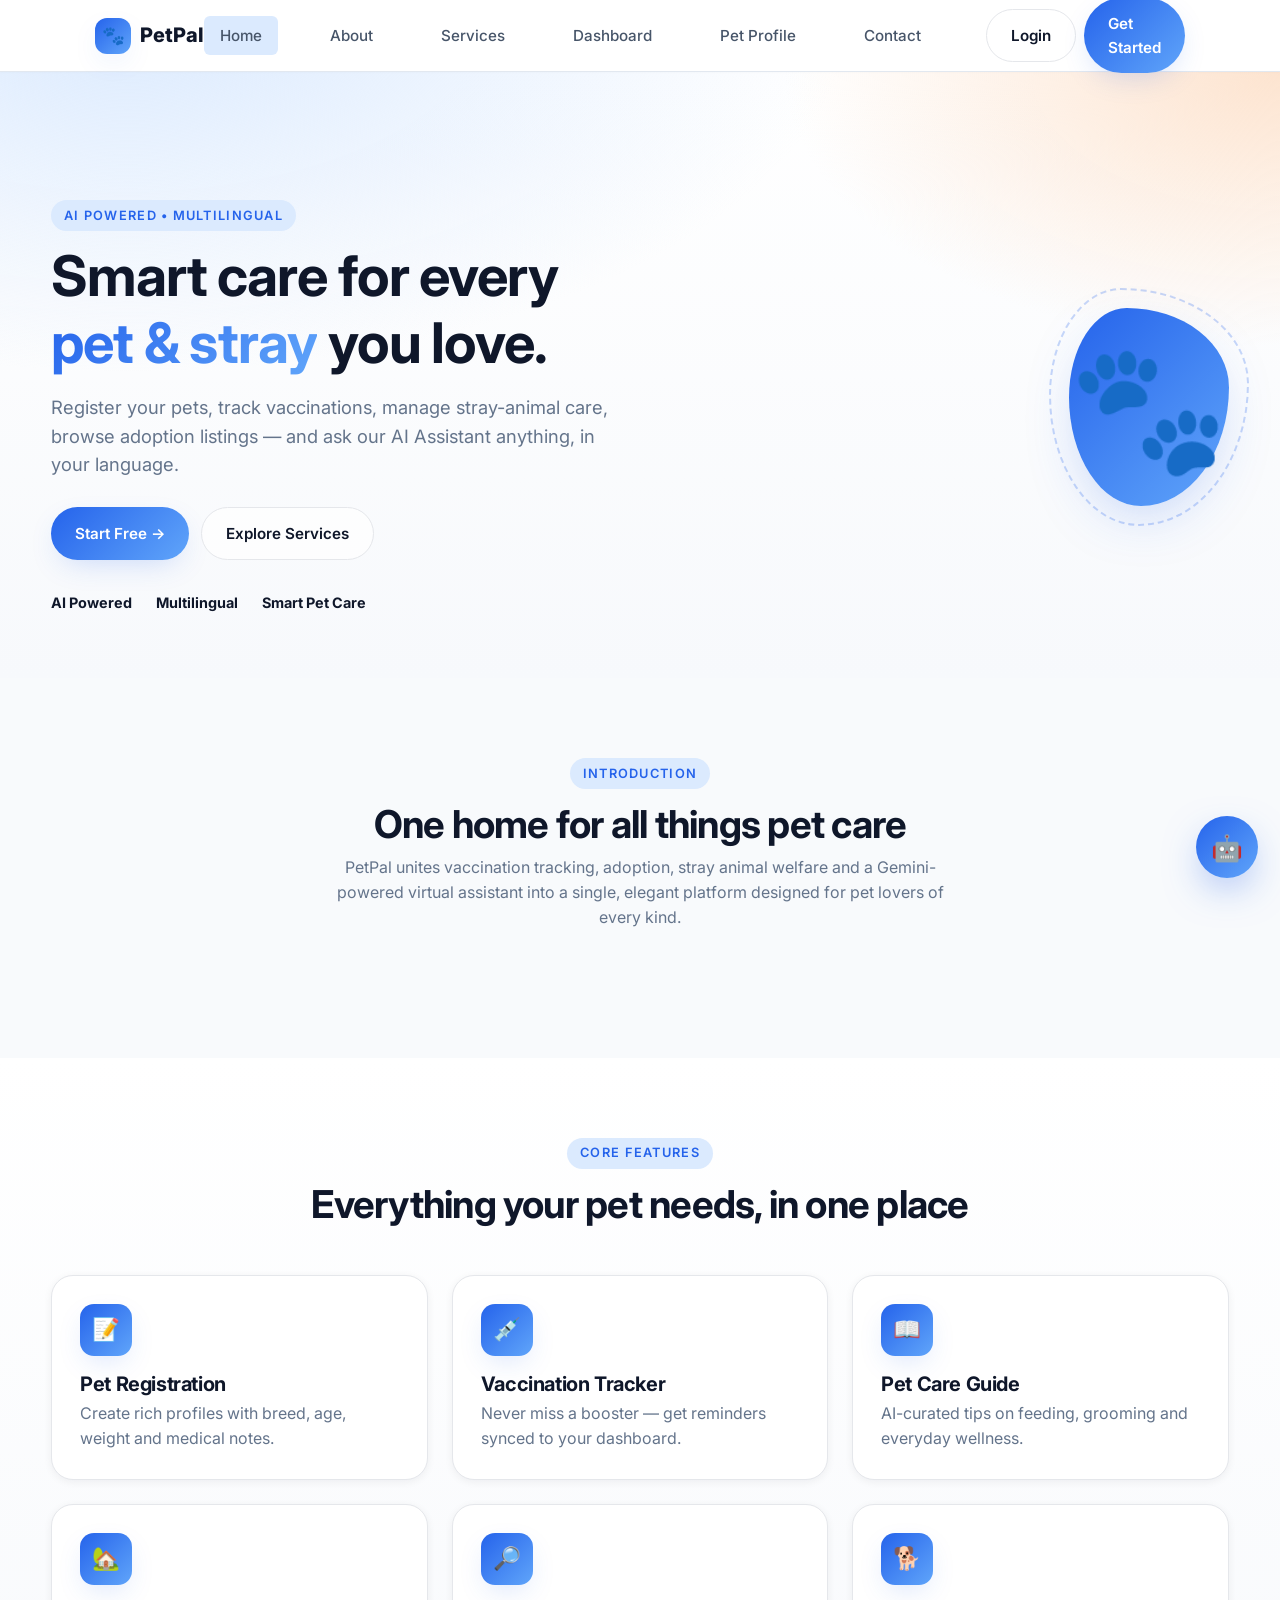
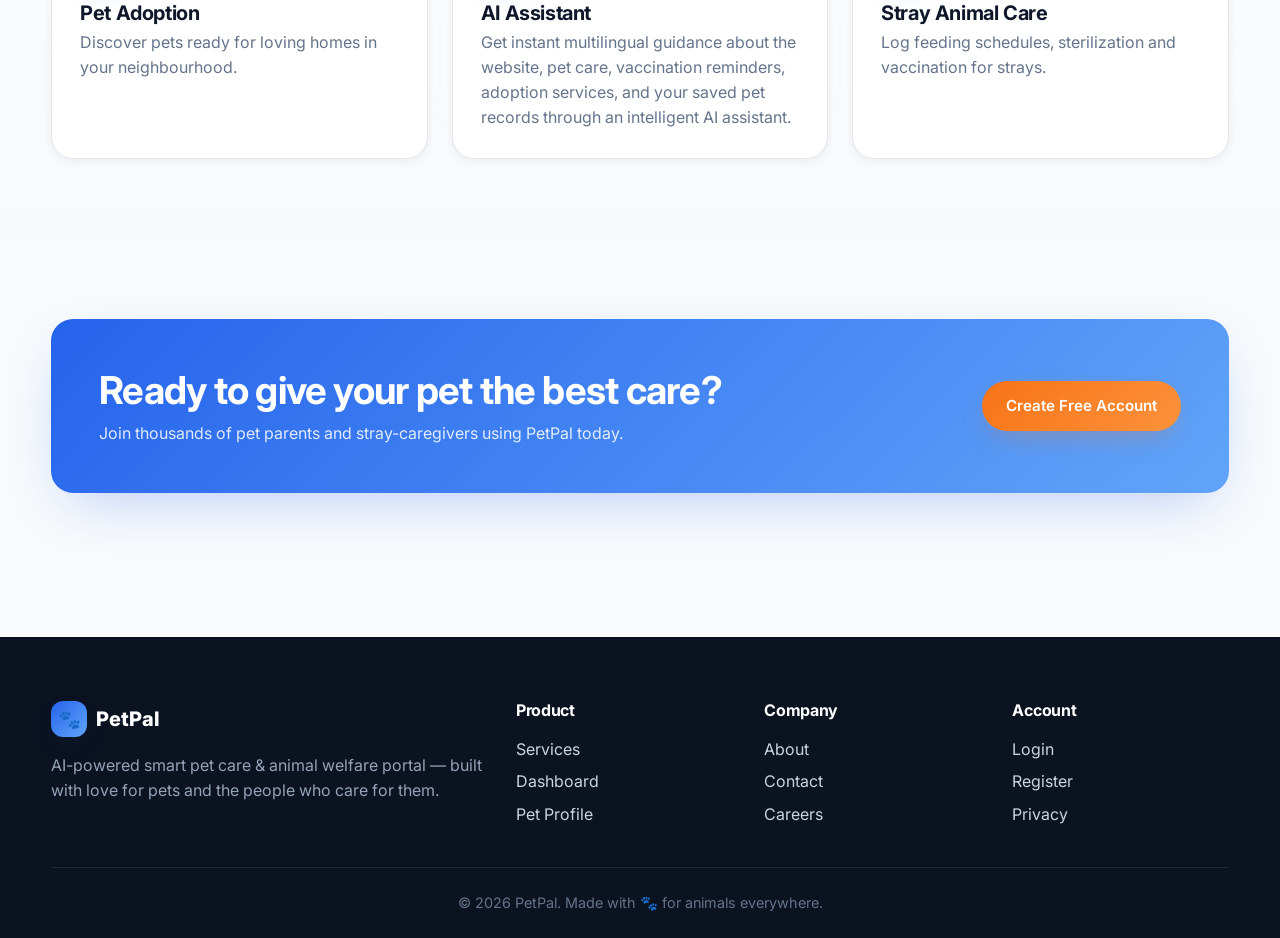
<file: frontend/index.html>
<!doctype html>
<html lang="en">
  <head>
    <meta charset="UTF-8" />
    <meta name="viewport" content="width=device-width, initial-scale=1.0" />
    <title>PetPal — AI Powered Smart Pet Care & Animal Welfare Portal</title>
    <meta
      name="description"
      content="PetPal is a multilingual AI-powered platform for pet owners, animal lovers and stray-animal caretakers."
    />
    <link rel="preconnect" href="https://fonts.googleapis.com" />
    <link rel="preconnect" href="https://fonts.gstatic.com" crossorigin />
    <link
      href="https://fonts.googleapis.com/css2?family=Inter:wght@400;500;600;700;800&display=swap"
      rel="stylesheet"
    />
    <link rel="stylesheet" href="style.css" />
  </head>
  <body>
    <!-- ============ SHARED NAVBAR (copied on every page) ============ -->
    <nav class="navbar">
      <div class="nav-inner">
        <a href="index.html" class="logo"
          ><span class="logo-mark">🐾</span> PetPal</a
        >
        <ul class="nav-links">
          <li><a href="index.html">Home</a></li>
          <li><a href="about.html">About</a></li>
          <li><a href="services.html">Services</a></li>
          <li><a href="dashboard.html">Dashboard</a></li>
          <li><a href="pet-profile.html">Pet Profile</a></li>
          <li><a href="contact.html">Contact</a></li>
        </ul>
        <div class="nav-cta">
          <a href="login.html" class="btn btn-ghost">Login</a>
          <a href="register.html" class="btn btn-primary">Get Started</a>
          <button class="hamburger" aria-label="Menu"><span></span></button>
        </div>
      </div>
    </nav>

    <!-- ============ HERO ============ -->
    <header class="hero">
      <div class="container hero-grid">
        <div class="reveal">
          <span class="eyebrow">AI Powered • Multilingual</span>
          <h1>Smart care for every <span>pet &amp; stray</span> you love.</h1>
          <p class="lead">
            Register your pets, track vaccinations, manage stray-animal care,
            browse adoption listings — and ask our AI Assistant anything, in
            your language.
          </p>
          <div class="hero-cta">
            <a href="register.html" class="btn btn-primary">Start Free →</a>
            <a href="services.html" class="btn btn-ghost">Explore Services</a>
          </div>
          <div class="hero-trust">
            <div><b>AI Powered</b></div>
            <div><b>Multilingual</b></div>
            <div><b>Smart Pet Care</b></div>
          </div>
        </div>
        <div class="hero-art reveal">🐾</div>
      </div>
    </header>

    <!-- ============ INTRO ============ -->
    <section class="section">
      <div class="container section-title reveal">
        <span class="eyebrow">Introduction</span>
        <h2>One home for all things pet care</h2>
        <p>
          PetPal unites vaccination tracking, adoption, stray animal welfare and
          a Gemini-powered virtual assistant into a single, elegant platform
          designed for pet lovers of every kind.
        </p>
      </div>
    </section>

    <!-- ============ FEATURES ============ -->
    <section
      class="section"
      style="background: linear-gradient(180deg, #fff, #f7f9fc)"
    >
      <div class="container">
        <div class="section-title reveal">
          <span class="eyebrow">Core Features</span>
          <h2>Everything your pet needs, in one place</h2>
        </div>
        <div class="grid-3">
          <div class="card reveal">
            <div class="card-icon">📝</div>
            <h3>Pet Registration</h3>
            <p>
              Create rich profiles with breed, age, weight and medical notes.
            </p>
          </div>
          <div class="card reveal">
            <div class="card-icon">💉</div>
            <h3>Vaccination Tracker</h3>
            <p>
              Never miss a booster — get reminders synced to your dashboard.
            </p>
          </div>
          <div class="card reveal">
            <div class="card-icon">📖</div>
            <h3>Pet Care Guide</h3>
            <p>AI-curated tips on feeding, grooming and everyday wellness.</p>
          </div>
          <div class="card reveal">
            <div class="card-icon">🏡</div>
            <h3>Pet Adoption</h3>
            <p>Discover pets ready for loving homes in your neighbourhood.</p>
          </div>
          <div class="card reveal">
            <div class="card-icon">🔎</div>
            <h3>AI Assistant</h3>
            <p>
              Get instant multilingual guidance about the website, pet care,
              vaccination reminders, adoption services, and your saved pet
              records through an intelligent AI assistant.
            </p>
          </div>
          <div class="card reveal">
            <div class="card-icon">🐕</div>
            <h3>Stray Animal Care</h3>
            <p>
              Log feeding schedules, sterilization and vaccination for strays.
            </p>
          </div>
        </div>
      </div>
    </section>

    <!-- ============ CTA BANNER ============ -->
    <section class="section">
      <div class="container">
        <div class="cta-banner reveal">
          <div>
            <h2>Ready to give your pet the best care?</h2>
            <p>
              Join thousands of pet parents and stray-caregivers using PetPal
              today.
            </p>
          </div>
          <a href="register.html" class="btn btn-accent">Create Free Account</a>
        </div>
      </div>
    </section>

    <!-- ============ SHARED FOOTER ============ -->
    <footer class="footer">
      <div class="container footer-grid">
        <div>
          <div class="logo" style="color: #fff">
            <span class="logo-mark">🐾</span> PetPal
          </div>
          <p style="margin-top: 1rem; color: #94a3b8">
            AI-powered smart pet care &amp; animal welfare portal — built with
            love for pets and the people who care for them.
          </p>
        </div>
        <div>
          <h4>Product</h4>
          <ul>
            <li><a href="services.html">Services</a></li>
            <li><a href="dashboard.html">Dashboard</a></li>
            <li><a href="pet-profile.html">Pet Profile</a></li>
          </ul>
        </div>
        <div>
          <h4>Company</h4>
          <ul>
            <li><a href="about.html">About</a></li>
            <li><a href="contact.html">Contact</a></li>
            <li><a href="#">Careers</a></li>
          </ul>
        </div>
        <div>
          <h4>Account</h4>
          <ul>
            <li><a href="login.html">Login</a></li>
            <li><a href="register.html">Register</a></li>
            <li><a href="#">Privacy</a></li>
          </ul>
        </div>
      </div>
      <div class="container footer-bottom">
        © 2026 PetPal. Made with 🐾 for animals everywhere.
      </div>
    </footer>

    <!-- ============ SHARED FLOATING AI ASSISTANT ============ -->
    <button class="ai-fab" aria-label="Ask PetPal AI">🤖</button>
    <div class="ai-panel" role="dialog" aria-label="PetPal AI Assistant">
      <div class="ai-header">
        <div class="avatar">🤖</div>
        <div>
          <strong>PetPal AI</strong><small>Multilingual · Always on</small>
        </div>
        <button class="close" aria-label="Close">×</button>
      </div>
      <div class="ai-body">
        <div class="msg bot">
          Hi! I'm your PetPal AI Assistant. Ask me anything about the website,
          pet care, or your saved records. I understand many languages 🌏
        </div>
      </div>
      <div class="ai-suggest">
        <button>How do I register a pet?</button>
        <button>What should I feed a puppy?</button>
        <button>When is Bruno's next vaccination?</button>
      </div>
      <div class="ai-input">
        <input type="text" placeholder="Ask PetPal AI…" />
        <button>Send</button>
      </div>
    </div>

    <script src="script.js"></script>
  </body>
</html>
</file>
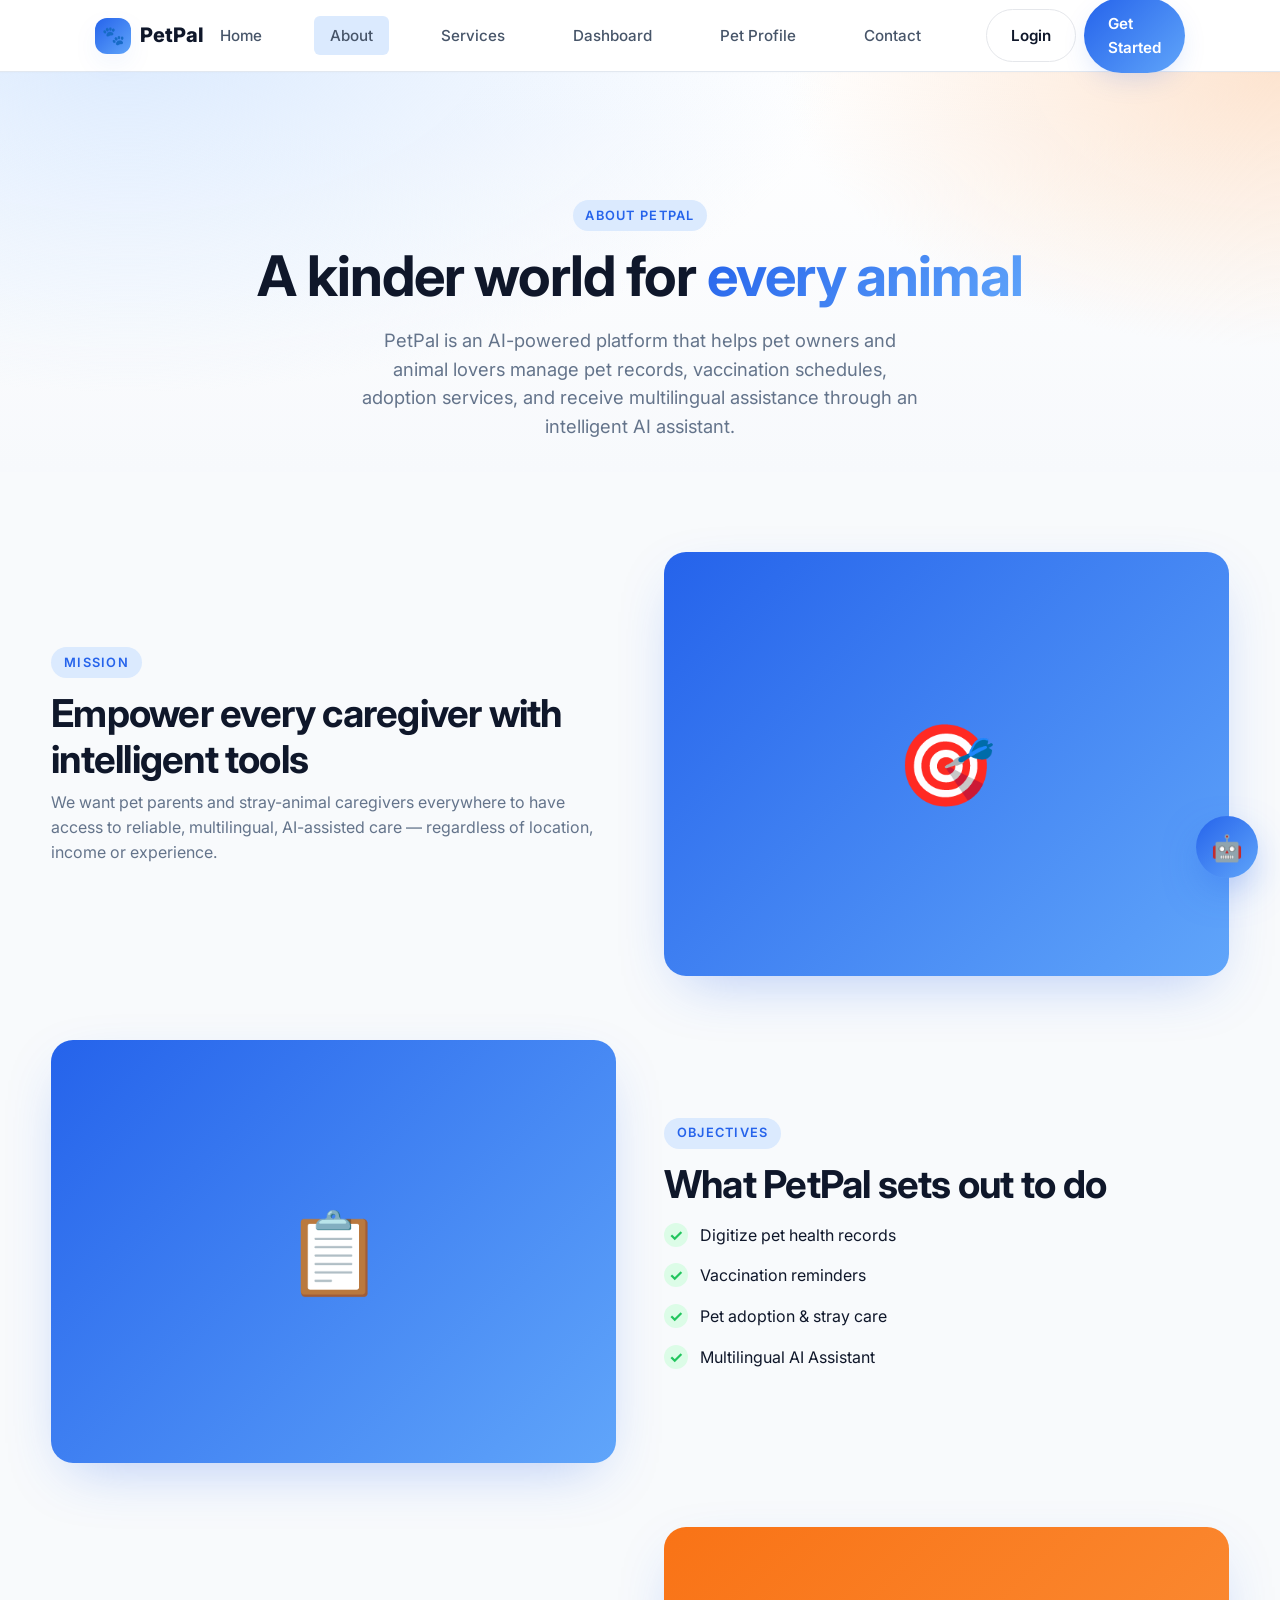
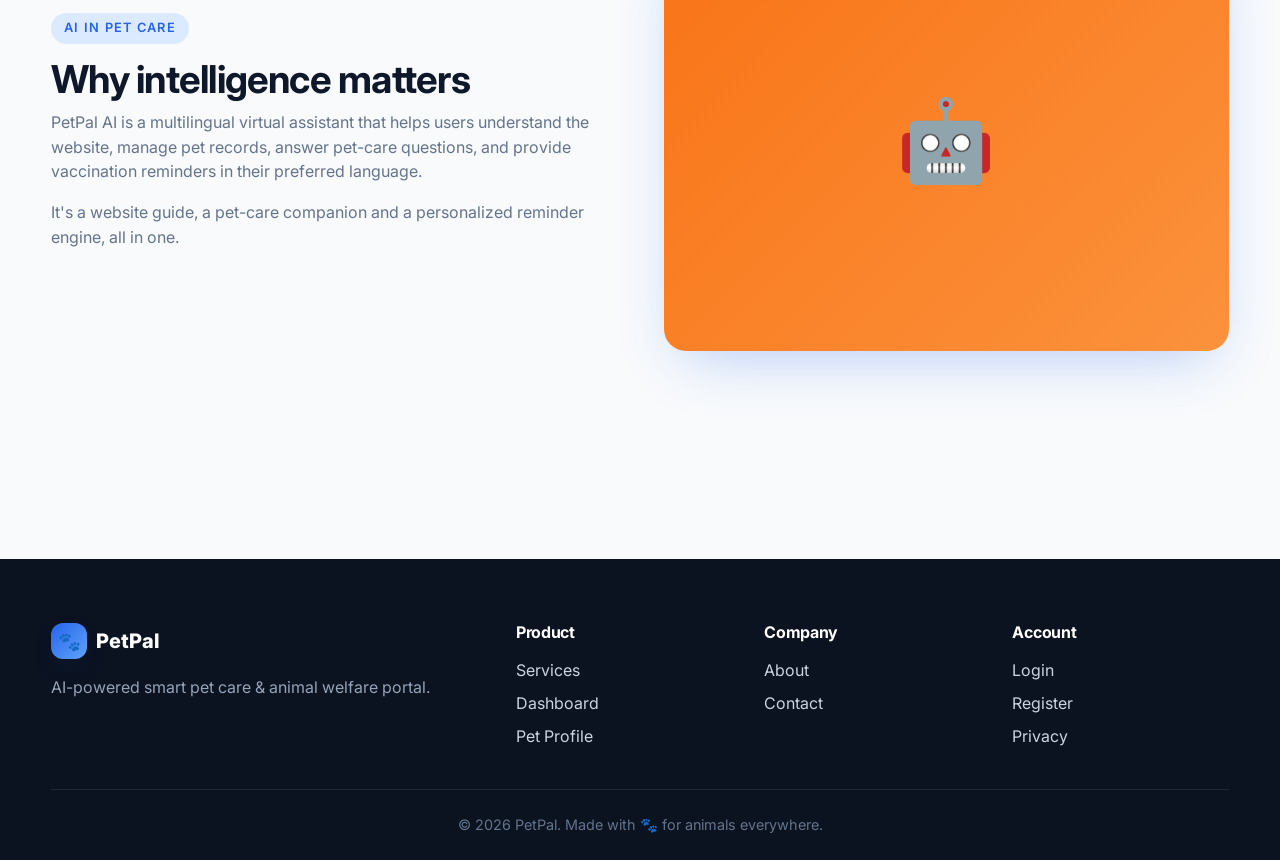
<file: frontend/about.html>
<!doctype html>
<html lang="en">
  <head>
    <meta charset="UTF-8" />
    <meta name="viewport" content="width=device-width, initial-scale=1.0" />
    <title>About — PetPal</title>
    <meta
      name="description"
      content="PetPal's mission, vision and the role of AI in pet care and animal welfare."
    />
    <link rel="preconnect" href="https://fonts.googleapis.com" />
    <link rel="preconnect" href="https://fonts.gstatic.com" crossorigin />
    <link
      href="https://fonts.googleapis.com/css2?family=Inter:wght@400;500;600;700;800&display=swap"
      rel="stylesheet"
    />
    <link rel="stylesheet" href="style.css" />
  </head>
  <body>
    <nav class="navbar">
      <div class="nav-inner">
        <a href="index.html" class="logo"
          ><span class="logo-mark">🐾</span> PetPal</a
        >
        <ul class="nav-links">
          <li><a href="index.html">Home</a></li>
          <li><a href="about.html">About</a></li>
          <li><a href="services.html">Services</a></li>
          <li><a href="dashboard.html">Dashboard</a></li>
          <li><a href="pet-profile.html">Pet Profile</a></li>
          <li><a href="contact.html">Contact</a></li>
        </ul>
        <div class="nav-cta">
          <a href="login.html" class="btn btn-ghost">Login</a>
          <a href="register.html" class="btn btn-primary">Get Started</a>
          <button class="hamburger" aria-label="Menu"><span></span></button>
        </div>
      </div>
    </nav>

    <header class="hero" style="padding-bottom: 2rem">
      <div class="container" style="text-align: center">
        <span class="eyebrow reveal">About PetPal</span>
        <h1 class="reveal">
          A kinder world for
          <span
            style="
              background: var(--gradient-primary);
              -webkit-background-clip: text;
              background-clip: text;
              color: transparent;
            "
            >every animal</span
          >
        </h1>
        <p class="lead reveal" style="margin: 0 auto">
          PetPal is an AI-powered platform that helps pet owners and animal
          lovers manage pet records, vaccination schedules, adoption services,
          and receive multilingual assistance through an intelligent AI
          assistant.
        </p>
      </div>
    </header>

    <section class="section">
      <div class="container">
        <div class="about-block">
          <div class="reveal">
            <span class="eyebrow">Mission</span>
            <h2>Empower every caregiver with intelligent tools</h2>
            <p>
              We want pet parents and stray-animal caregivers everywhere to have
              access to reliable, multilingual, AI-assisted care — regardless of
              location, income or experience.
            </p>
          </div>
          <div class="about-visual reveal">🎯</div>
        </div>

        <div class="about-block">
          <div class="reveal">
            <span class="eyebrow">Objectives</span>
            <h2>What PetPal sets out to do</h2>
            <ul
              class="why-list"
              style="
                list-style: none;
                padding: 0;
                margin-top: 1rem;
                grid-template-columns: 1fr;
              "
            >
              <li><span class="check">✓</span> Digitize pet health records</li>
              <li><span class="check">✓</span> Vaccination reminders</li>
              <li><span class="check">✓</span> Pet adoption & stray care</li>
              <li><span class="check">✓</span> Multilingual AI Assistant</li>
            </ul>
          </div>
          <div class="about-visual reveal">📋</div>
        </div>

        <div class="about-block">
          <div class="reveal">
            <span class="eyebrow">AI in Pet Care</span>
            <h2>Why intelligence matters</h2>
            <p>
              PetPal AI is a multilingual virtual assistant that helps users
              understand the website, manage pet records, answer pet-care
              questions, and provide vaccination reminders in their preferred
              language.
            </p>
            <p>
              It's a website guide, a pet-care companion and a personalized
              reminder engine, all in one.
            </p>
          </div>
          <div class="about-visual alt reveal">🤖</div>
        </div>
      </div>
    </section>

    <footer class="footer">
      <div class="container footer-grid">
        <div>
          <div class="logo" style="color: #fff">
            <span class="logo-mark">🐾</span> PetPal
          </div>
          <p style="margin-top: 1rem; color: #94a3b8">
            AI-powered smart pet care &amp; animal welfare portal.
          </p>
        </div>
        <div>
          <h4>Product</h4>
          <ul>
            <li><a href="services.html">Services</a></li>
            <li><a href="dashboard.html">Dashboard</a></li>
            <li><a href="pet-profile.html">Pet Profile</a></li>
          </ul>
        </div>
        <div>
          <h4>Company</h4>
          <ul>
            <li><a href="about.html">About</a></li>
            <li><a href="contact.html">Contact</a></li>
          </ul>
        </div>
        <div>
          <h4>Account</h4>
          <ul>
            <li><a href="login.html">Login</a></li>
            <li><a href="register.html">Register</a></li>
            <li><a href="#">Privacy</a></li>
          </ul>
        </div>
      </div>
      <div class="container footer-bottom">
        © 2026 PetPal. Made with 🐾 for animals everywhere.
      </div>
    </footer>

    <button class="ai-fab" aria-label="Ask PetPal AI">🤖</button>
    <div class="ai-panel" role="dialog" aria-label="PetPal AI Assistant">
      <div class="ai-header">
        <div class="avatar">🤖</div>
        <div>
          <strong>PetPal AI</strong><small>Multilingual · Always on</small>
        </div>
        <button class="close" aria-label="Close">×</button>
      </div>
      <div class="ai-body">
        <div class="msg bot">
          Hi! Ask me anything about PetPal, pet care, or your saved records.
        </div>
      </div>
      <div class="ai-suggest">
        <button>Tell me about PetPal</button>
        <button>How do I register my pet?</button>
        <button>When is my pet's next vaccination?</button>
      </div>
      <div class="ai-input">
        <input type="text" placeholder="Ask PetPal AI…" /><button>Send</button>
      </div>
    </div>

    <script src="script.js"></script>
  </body>
</html>
</file>
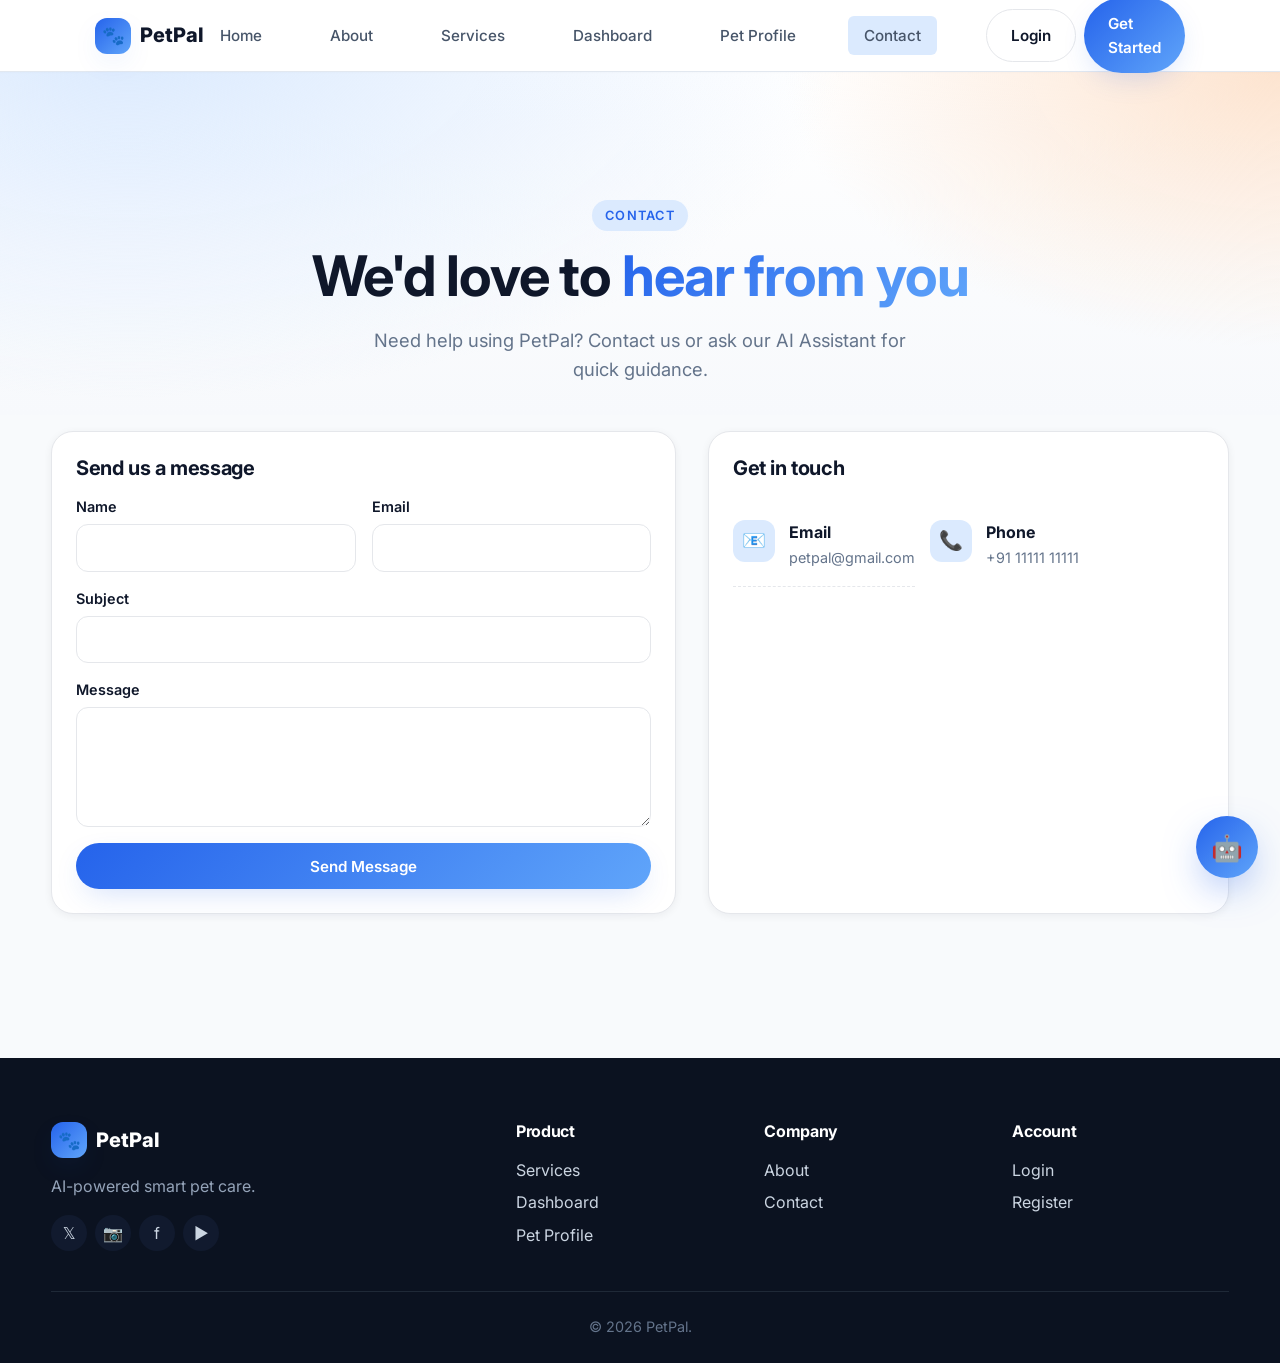
<file: frontend/contact.html>
<!doctype html>
<html lang="en">
  <head>
    <meta charset="UTF-8" />
    <meta name="viewport" content="width=device-width, initial-scale=1.0" />
    <title>Contact — PetPal</title>
    <link
      href="https://fonts.googleapis.com/css2?family=Inter:wght@400;500;600;700;800&display=swap"
      rel="stylesheet"
    />
    <link rel="stylesheet" href="style.css" />
  </head>
  <body>
    <nav class="navbar">
      <div class="nav-inner">
        <a href="index.html" class="logo"
          ><span class="logo-mark">🐾</span> PetPal</a
        >
        <ul class="nav-links">
          <li><a href="index.html">Home</a></li>
          <li><a href="about.html">About</a></li>
          <li><a href="services.html">Services</a></li>
          <li><a href="dashboard.html">Dashboard</a></li>
          <li><a href="pet-profile.html">Pet Profile</a></li>
          <li><a href="contact.html">Contact</a></li>
        </ul>
        <div class="nav-cta">
          <a href="login.html" class="btn btn-ghost">Login</a
          ><a href="register.html" class="btn btn-primary">Get Started</a
          ><button class="hamburger" aria-label="Menu"><span></span></button>
        </div>
      </div>
    </nav>

    <header class="hero" style="padding-bottom: 2rem">
      <div class="container" style="text-align: center">
        <span class="eyebrow reveal">Contact</span>
        <h1 class="reveal">
          We'd love to
          <span
            style="
              background: var(--gradient-primary);
              -webkit-background-clip: text;
              background-clip: text;
              color: transparent;
            "
            >hear from you</span
          >
        </h1>
        <p class="lead reveal" style="margin: 0 auto">
          Need help using PetPal? Contact us or ask our AI Assistant for quick guidance.
        </p>
      </div>
    </header>

    <section class="section" style="padding-top: 1rem">
      <div class="container contact-grid">
        <div class="panel reveal">
          <h3>Send us a message</h3>
          <form id="contactForm" style="margin-top: 1rem">
            <div class="row">
              <div class="field">
                <label>Name</label><input name="name" type="text" required />
              </div>
              <div class="field">
                <label>Email</label><input name="email" type="email" required />
              </div>
            </div>
            <div class="field">
              <label>Subject</label
              ><input name="subject" type="text" required />
            </div>
            <div class="field">
              <label>Message</label
              ><textarea name="message" required></textarea>
            </div>
            <button type="submit" class="btn btn-primary btn-block">
              Send Message
            </button>
          </form>
        </div>
        <div class="panel reveal">
          <h3>Get in touch</h3>
          <div class="info-item">
      
          <div class="info-item">
            <div class="icon">📧</div>
            <div><b>Email</b><span>petpal@gmail.com</span></div>
          </div>
          <div class="info-item">
            <div class="icon">📞</div>
            <div><b>Phone</b><span>+91 11111 11111</span></div>
          </div>
    </section>

    <footer class="footer">
      <div class="container footer-grid">
        <div>
          <div class="logo" style="color: #fff">
            <span class="logo-mark">🐾</span> PetPal
          </div>
          <p style="margin-top: 1rem; color: #94a3b8">
            AI-powered smart pet care.
          </p>
          <div class="socials">
            <a href="#">𝕏</a><a href="#">📷</a><a href="#">f</a
            ><a href="#">▶</a>
          </div>
        </div>
        <div>
          <h4>Product</h4>
          <ul>
            <li><a href="services.html">Services</a></li>
            <li><a href="dashboard.html">Dashboard</a></li>
            <li><a href="pet-profile.html">Pet Profile</a></li>
          </ul>
        </div>
        <div>
          <h4>Company</h4>
          <ul>
            <li><a href="about.html">About</a></li>
            <li><a href="contact.html">Contact</a></li>
          </ul>
        </div>
        <div>
          <h4>Account</h4>
          <ul>
            <li><a href="login.html">Login</a></li>
            <li><a href="register.html">Register</a></li>
          </ul>
        </div>
      </div>
      <div class="container footer-bottom">© 2026 PetPal.</div>
    </footer>

    <button class="ai-fab" aria-label="Ask PetPal AI">🤖</button>
    <div class="ai-panel">
      <div class="ai-header">
        <div class="avatar">🤖</div>
        <div>
          <strong>PetPal AI</strong><small>Multilingual · Always on</small>
        </div>
        <button class="close">×</button>
      </div>
      <div class="ai-body">
        <div class="msg bot">
          Hi! I can answer questions about PetPal, explain features, and help you navigate the website.
        </div>
      </div>
      <div class="ai-suggest">
        <button>How do I contact PetPal?</button>
        <button>Explain this website</button>
        <button>What services are available?</button>
      </div>
      <div class="ai-input">
        <input type="text" placeholder="Ask PetPal AI…" /><button>Send</button>
      </div>
    </div>
    <script src="script.js"></script>
    <script>

document.getElementById("contactForm").addEventListener("submit", async function(e){

    e.preventDefault();

    const name=document.querySelector('[name="name"]').value;
    const email=document.querySelector('[name="email"]').value;
    const subject=document.querySelector('[name="subject"]').value;
    const message=document.querySelector('[name="message"]').value;

    try{

        const response=await fetch("https://petpal-usd4.onrender.com/contact",{

            method:"POST",

            headers:{
                "Content-Type":"application/json"
            },

            body:JSON.stringify({
                name,
                email,
                subject,
                message
            })

        });

        const data=await response.json();

        if(data.success){

            alert("Message Sent Successfully!");

            document.getElementById("contactForm").reset();

        }else{

            alert(data.message);

        }

    }catch(error){

        alert("Unable to connect to backend.");

    }

});

</script> 
  </body>
</html>
</file>
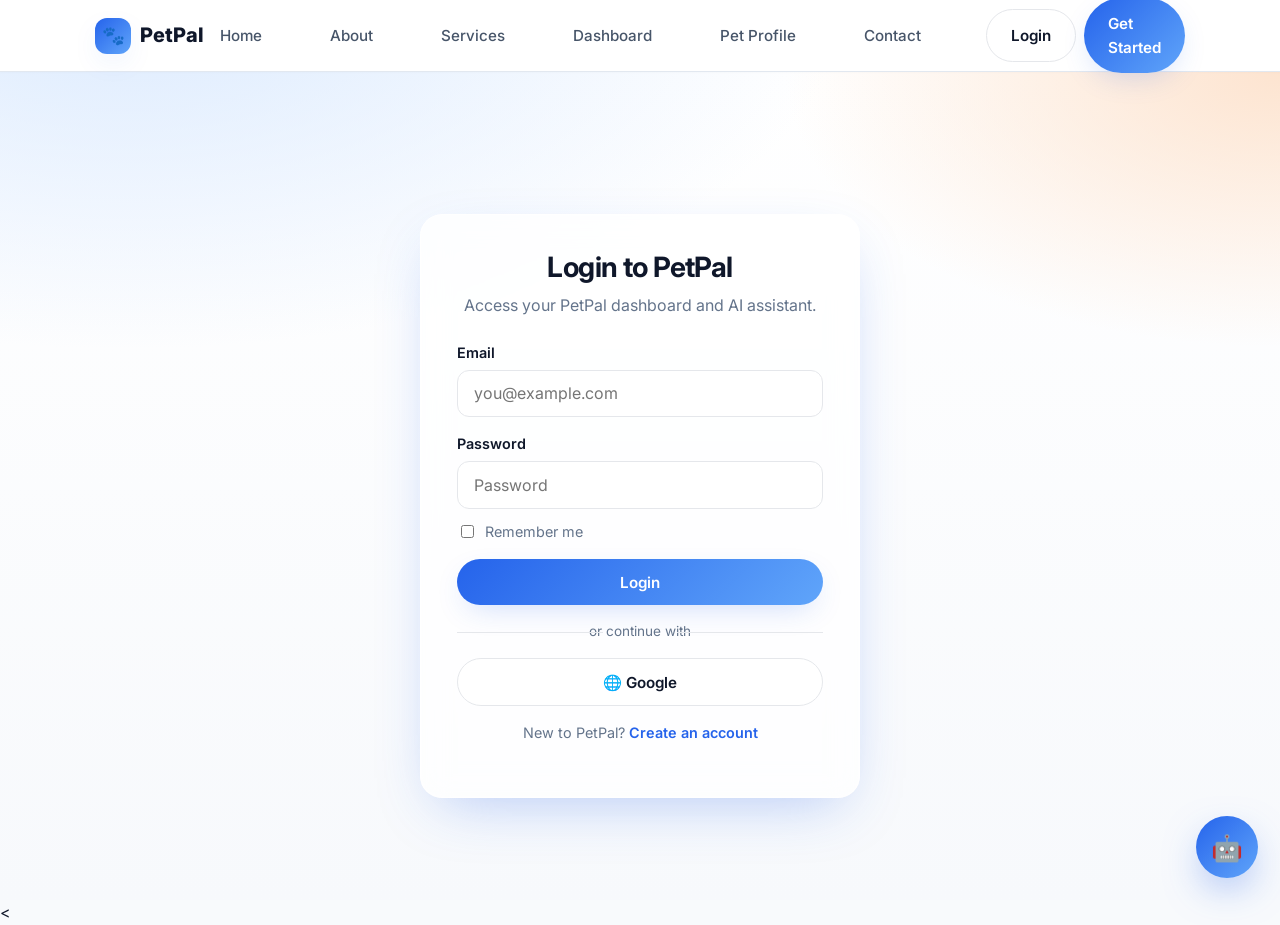
<file: frontend/login.html>
<!doctype html>
<html lang="en">
  <head>
    <meta charset="UTF-8" />
    <meta name="viewport" content="width=device-width, initial-scale=1.0" />
    <title>Login — PetPal</title>
    <link
      href="https://fonts.googleapis.com/css2?family=Inter:wght@400;500;600;700;800&display=swap"
      rel="stylesheet"
    />
    <link rel="stylesheet" href="style.css" />
  </head>
  <body>
    <nav class="navbar">
      <div class="nav-inner">
        <a href="index.html" class="logo"
          ><span class="logo-mark">🐾</span> PetPal</a
        >
        <ul class="nav-links">
          <li><a href="index.html">Home</a></li>
          <li><a href="about.html">About</a></li>
          <li><a href="services.html">Services</a></li>
          <li><a href="dashboard.html">Dashboard</a></li>
          <li><a href="pet-profile.html">Pet Profile</a></li>
          <li><a href="contact.html">Contact</a></li>
        </ul>
        <div class="nav-cta">
          <a href="login.html" class="btn btn-ghost">Login</a
          ><a href="register.html" class="btn btn-primary">Get Started</a
          ><button class="hamburger" aria-label="Menu"><span></span></button>
        </div>
      </div>
    </nav>

    <main class="auth-wrap">
      <div class="auth-card">
        <h1>Login to PetPal</h1>
        <p class="sub">Access your PetPal dashboard and AI assistant.</p>
        <form id="loginForm">
          <div class="field">
            <label for="email">Email</label
            ><input
              id="email"
              name="email"
              type="email"
              required
              placeholder="you@example.com"
            />
          </div>
          <div class="field">
            <label for="password">Password</label
            ><input
              id="password"
              name="password"
              type="password"
              required
              minlength="6"
              placeholder="Password"
            />
          </div>
          <div class="remember">
            <label><input type="checkbox" name="remember" /> Remember me</label>
          </div>
          <button type="submit" class="btn btn-primary btn-block">Login</button>
        </form>
        <div class="divider">or continue with</div>

        <button
          class="btn btn-ghost btn-block"
          onclick="showToast('Social login coming soon')"
        >
          🌐 Google
        </button>
        <p class="form-note">
          New to PetPal? <a href="register.html">Create an account</a>
        </p>
      </div>
    </main>

    <button class="ai-fab" aria-label="Ask PetPal AI">🤖</button>
    <div class="ai-panel">
      <div class="ai-header">
        <div class="avatar">🤖</div>
        <div>
          <strong>PetPal AI</strong><small>Multilingual · Always on</small>
        </div>
        <button class="close">×</button>
      </div>
      <div class="ai-body">
        <div class="msg bot">
          Need help? I can guide you through the login process and explain
          PetPal features.
        </div>
      </div>
      <div class="ai-suggest">
        <button>How do I login?</button>
        <button>How do I register?</button>
        <button>Explain PetPal</button>
      </div>
      <div class="ai-input">
        <input type="text" placeholder="Ask PetPal AI…" /><button>Send</button>
      </div>
    </div>
    <
    <script>
      // 1. Target your live login form container safely
      const loginForm = document.querySelector("form");

      if (loginForm) {
        // Remove demo locks if any exist
        loginForm.removeAttribute("data-frontend-only");

        loginForm.addEventListener("submit", async function (e) {
          e.preventDefault();

          // 2. Fetch your login email and password values cleanly
          const emailInput = loginForm.querySelector("input[type='email']");
          const passwordInput = loginForm.querySelector(
            "input[type='password']",
          );

          if (!emailInput || !passwordInput) {
            alert("Could not locate the email or password fields.");
            return;
          }

          const email = emailInput.value.trim();
          const password = passwordInput.value;

          const submitBtn = loginForm.querySelector("button[type='submit']");
          if (submitBtn) {
            submitBtn.disabled = true;
            submitBtn.textContent = "Logging in...";
          }

                    try {
            // 3. Send payload directly over the web to your live Render login endpoint
            const response = await fetch("https://petpal-usd4.onrender.com/login", {
              method: "POST",
              headers: {
                "Content-Type": "application/json",
              },
              body: JSON.stringify({ email, password }),
            }); // <-- ADD THIS CLOSING PARENTHESIS AND SEMICOLON RIGHT HERE!

            const data = await response.json();

            if (data.success) {
              window.showToast("Login Successful! Redirecting...");
              localStorage.setItem("user", JSON.stringify(data.user));
              
              setTimeout(() => {
                window.location.href = "./dashboard.html"; 
              }, 1500);
            } else {
              alert("Login failed: " + data.message);
            }
          } catch (error) {
            alert("Your server is waking up. Please click Login again in 5 seconds!");
          } finally {
            if (submitBtn) {
              submitBtn.disabled = false;
              submitBtn.textContent = "Login";
            }
          }
        });
      }
    </script>

    <script src="./script.js"></script>
  </body>
</html>
</file>
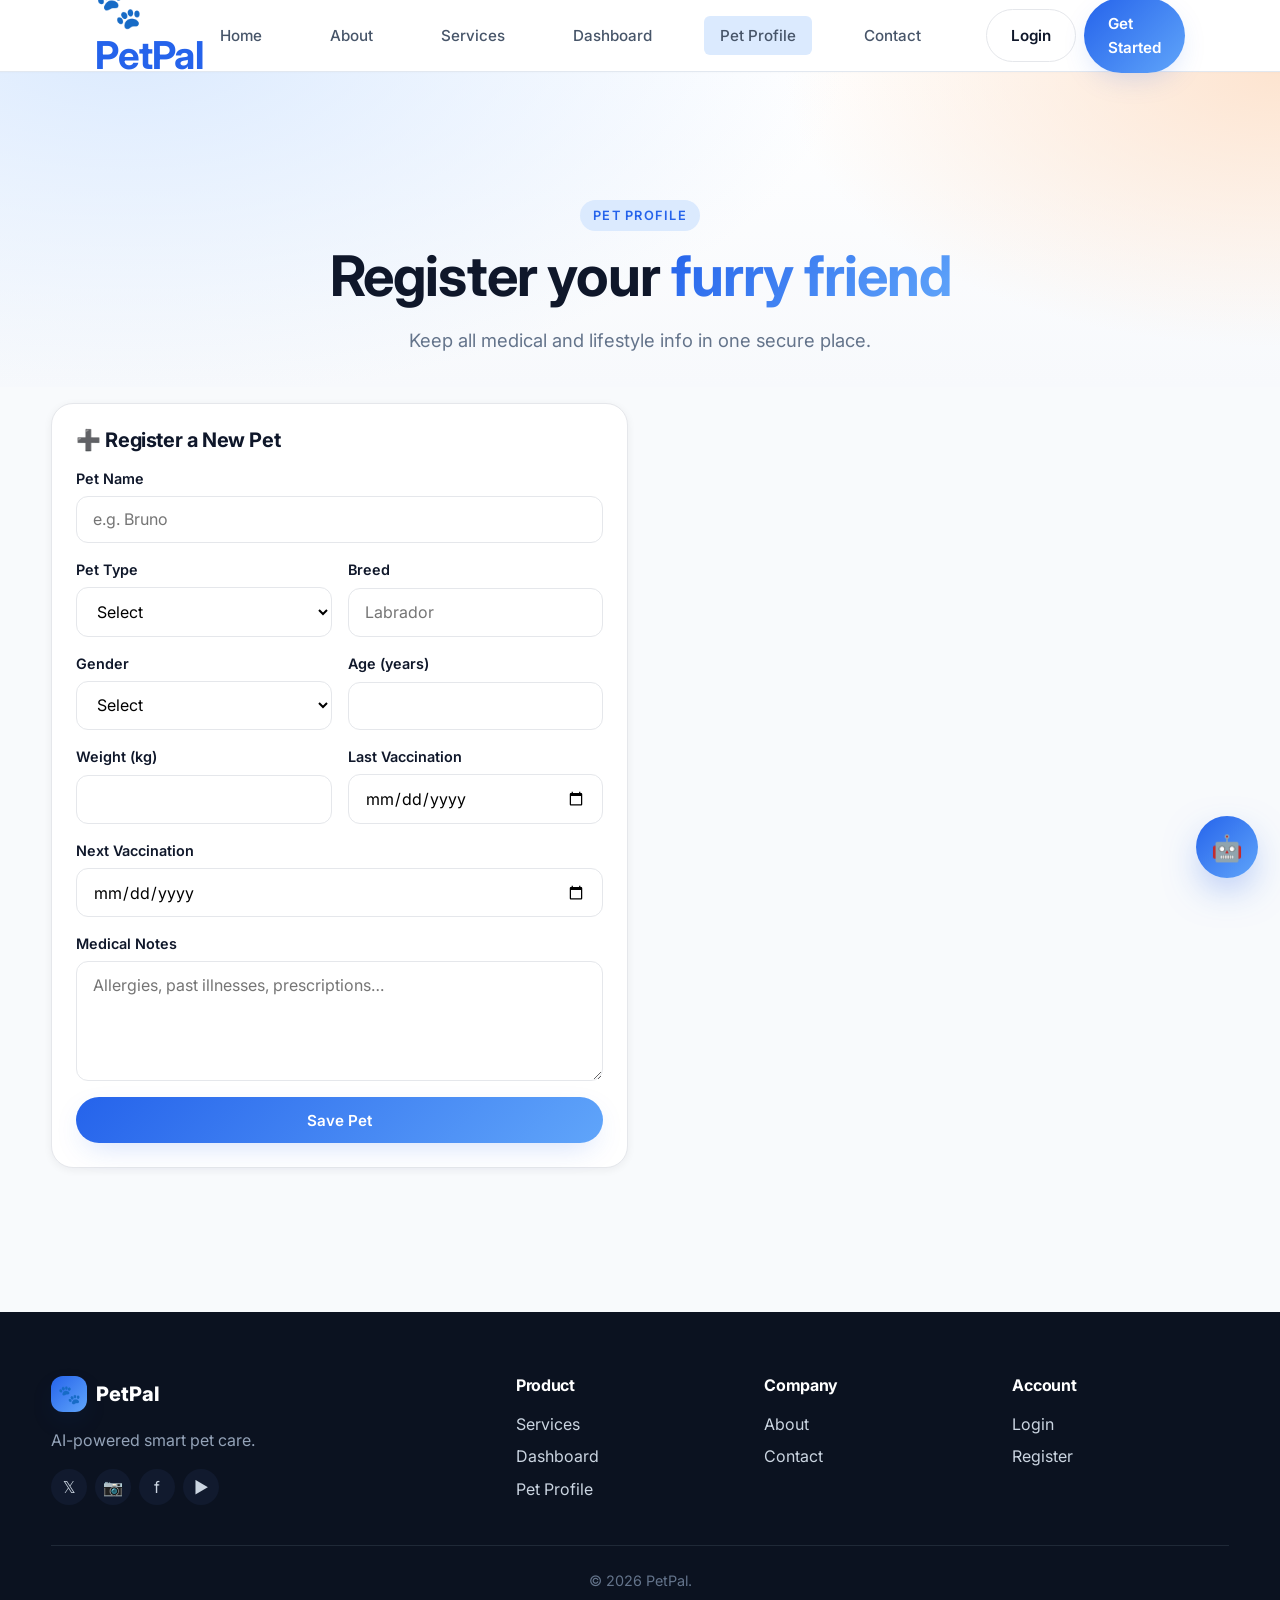
<file: frontend/pet-profile.html>
<!doctype html>
<html lang="en">
  <head>
    <meta charset="UTF-8" />
    <meta name="viewport" content="width=device-width, initial-scale=1.0" />
    <title>Pet Profile — PetPal</title>
    <link
      href="https://fonts.googleapis.com/css2?family=Inter:wght@400;500;600;700;800&display=swap"
      rel="stylesheet"
    />
    <link rel="stylesheet" href="style.css" />
  </head>
  <body>
    <nav class="navbar">
      <div class="nav-inner">
        <div class="brand-logo">
          <h2>
            <a
              href="index.html"
              class="logo-link"
              style="
                text-decoration: none;
                color: #2563eb;
                transition: opacity 0.2s ease;
              "
              >🐾 PetPal</a
            >
          </h2>
        </div>
        <ul class="nav-links">
          <li><a href="index.html">Home</a></li>
          <li><a href="about.html">About</a></li>
          <li><a href="services.html">Services</a></li>
          <li><a href="dashboard.html">Dashboard</a></li>
          <li><a href="pet-profile.html">Pet Profile</a></li>
          <li><a href="contact.html">Contact</a></li>
        </ul>
        <div class="nav-cta">
          <a href="login.html" class="btn btn-ghost">Login</a
          ><a href="register.html" class="btn btn-primary">Get Started</a
          ><button class="hamburger" aria-label="Menu"><span></span></button>
        </div>
      </div>
    </nav>

    <header class="hero" style="padding-bottom: 2rem">
      <div class="container" style="text-align: center">
        <span class="eyebrow reveal">Pet Profile</span>
        <h1 class="reveal">
          Register your
          <span
            style="
              background: var(--gradient-primary);
              -webkit-background-clip: text;
              background-clip: text;
              color: transparent;
            "
            >furry friend</span
          >
        </h1>
        <p class="lead reveal" style="margin: 0 auto">
          Keep all medical and lifestyle info in one secure place.
        </p>
      </div>
    </header>

    <section class="section" style="padding-top: 1rem">
      <div class="container grid-2" style="align-items: flex-start">
        <div class="panel reveal">
          <h3>➕ Register a New Pet</h3>
          <form id="petForm" style="margin-top: 1rem">
            <div class="field">
              <label>Pet Name</label
              ><input
                name="pet_name"
                type="text"
                required
                placeholder="e.g. Bruno"
              />
            </div>
            <div class="row">
              <div class="field">
                <label>Pet Type</label
                ><select name="pet_type" required>
                  <option value="">Select</option>
                  <option>Dog</option>
                  <option>Cat</option>
                  <option>Rabbit</option>
                  <option>Bird</option>
                  <option>Other</option>
                </select>
              </div>
              <div class="field">
                <label>Breed</label
                ><input name="breed" type="text" placeholder="Labrador" />
              </div>
            </div>
            <div class="row">
              <div class="field">
                <label>Gender</label
                ><select name="gender" required>
                  <option value="">Select</option>
                  <option>Male</option>
                  <option>Female</option>
                </select>
              </div>
              <div class="field">
                <label>Age (years)</label
                ><input name="age" type="number" min="0" step="0.1" required />
              </div>
            </div>
            <div class="row">
              <div class="field">
                <label>Weight (kg)</label
                ><input name="weight" type="number" min="0" step="0.1" />
              </div>
              <div class="field">
                <label>Last Vaccination</label
                ><input name="vaccination_date" type="date" />
              </div>
            </div>
            <div class="field">
              <label>Next Vaccination</label
              ><input name="next_vaccination_date" type="date" />
            </div>
            <div class="field">
              <label>Medical Notes</label
              ><textarea
                name="medical_notes"
                placeholder="Allergies, past illnesses, prescriptions…"
              ></textarea>
            </div>
            <button type="submit" class="btn btn-primary btn-block">
              Save Pet
            </button>
          </form>
        </div>
      </div>
    </section>

    <footer class="footer">
      <div class="container footer-grid">
        <div>
          <div class="logo" style="color: #fff">
            <span class="logo-mark">🐾</span> PetPal
          </div>
          <p style="margin-top: 1rem; color: #94a3b8">
            AI-powered smart pet care.
          </p>
          <div class="socials">
            <a href="#">𝕏</a><a href="#">📷</a><a href="#">f</a
            ><a href="#">▶</a>
          </div>
        </div>
        <div>
          <h4>Product</h4>
          <ul>
            <li><a href="services.html">Services</a></li>
            <li><a href="dashboard.html">Dashboard</a></li>
            <li><a href="pet-profile.html">Pet Profile</a></li>
          </ul>
        </div>
        <div>
          <h4>Company</h4>
          <ul>
            <li><a href="about.html">About</a></li>
            <li><a href="contact.html">Contact</a></li>
          </ul>
        </div>
        <div>
          <h4>Account</h4>
          <ul>
            <li><a href="login.html">Login</a></li>
            <li><a href="register.html">Register</a></li>
          </ul>
        </div>
      </div>
      <div class="container footer-bottom">© 2026 PetPal.</div>
    </footer>

    <button class="ai-fab" aria-label="Ask PetPal AI">🤖</button>
    <div class="ai-panel">
      <div class="ai-header">
        <div class="avatar">🤖</div>
        <div>
          <strong>PetPal AI</strong><small>Multilingual · Always on</small>
        </div>
        <button class="close">×</button>
      </div>
      <div class="ai-body">
        <div class="msg bot">
          I can help you register your pet, explain each field, answer pet-care
          questions, and remind you about future vaccinations.
        </div>
      </div>
      <div class="ai-suggest">
        <button>How do I register my pet?</button>
        <button>When should my pet be vaccinated?</button>
        <button>Explain this page</button>
      </div>
      <div class="ai-input">
        <input type="text" placeholder="Ask PetPal AI…" /><button>Send</button>
      </div>
    </div>
    <script src="script.js"></script>
    <script>
      // 1. Grab your profile registration form card element cleanly
      const petForm = document.querySelector("form");

      if (petForm) {
        // Explicitly bypass any demo front-end locks so network requests fire cleanly
        petForm.removeAttribute("data-frontend-only");

        petForm.addEventListener("submit", async function (e) {
          e.preventDefault();

          // 2. Safely extract logged-in user state details from browser local storage context
          const userString = localStorage.getItem("user");
          if (!userString) {
            alert("Your session expired. Please log in again.");
            window.location.href = "./login.html";
            return;
          }
          const user = JSON.parse(userString);

          // 3. Gather form inputs accurately matching your backend keys
          const pet_name = petForm
            .querySelector('input[placeholder*="Name"], input[name="pet_name"]')
            .value.trim();
          const pet_type = petForm.querySelector('select[name="pet_type"]')
            ? petForm.querySelector('select[name="pet_type"]').value
            : "Dog";
          const breed = petForm
            .querySelector('input[placeholder*="Breed"], input[name="breed"]')
            .value.trim();
          const gender = petForm.querySelector('select[name="gender"]')
            ? petForm.querySelector('select[name="gender"]').value
            : "Male";
          const age = petForm.querySelector(
            'input[type="number"][placeholder*="Age"], input[name="age"]',
          ).value;
          const weight = petForm.querySelector(
            'input[type="number"][placeholder*="Weight"], input[name="weight"]',
          ).value;

          // Dates and notes fallback safe handling strings
          const vaccineField = petForm.querySelector('input[type="date"]');
          const vaccination_date = vaccineField
            ? vaccineField.value
            : new Date().toISOString().split("T")[0];
          const next_vaccination_date = petForm.querySelector(
            'input[name="next_vaccination_date"]',
          )
            ? petForm.querySelector('input[name="next_vaccination_date"]').value
            : vaccination_date;

          const notesField = petForm.querySelector("textarea");
          const medical_notes = notesField
            ? notesField.value.trim()
            : "No custom metrics logged.";

          const submitBtn = petForm.querySelector("button[type='submit']");
          if (submitBtn) {
            submitBtn.disabled = true;
            submitBtn.textContent = "Saving Pet Profile...";
          }

          try {
            // 4. Send payload parameters over the web to your live Render endpoint path
            const response = await fetch(
              "https://petpal-usd4.onrender.com/pets",
              {
                method: "POST",
                headers: {
                  "Content-Type": "application/json",
                },
                body: JSON.stringify({
                  user_id: user.id, // Dynamically maps the registered pet to the correct user row!
                  pet_name,
                  pet_type,
                  breed,
                  gender,
                  age: Math.round(parseFloat(age)) || 0,
                  weight: parseFloat(weight) || 0,
                  vaccination_date,
                  next_vaccination_date,
                  medical_notes,
                }),
              },
            );

            const data = await response.json();

            if (data.success) {
              alert(
                "Pet Profile Saved Successfully! Loading your dashboard...",
              );

              window.location.href = "./dashboard.html";
            } else {
              alert("Saving failed: " + data.message);
            }
          } catch (error) {
            alert(
              "Your server is waking up. Please click Save Pet again in 5 seconds!",
            );
          } finally {
            if (submitBtn) {
              submitBtn.disabled = false;
              submitBtn.textContent = "Save Pet";
            }
          }
        });
      }
    </script>

    <!-- Global navigation and script logic utilities link -->
    <script src="./script.js"></script>
  </body>
</html>
</file>
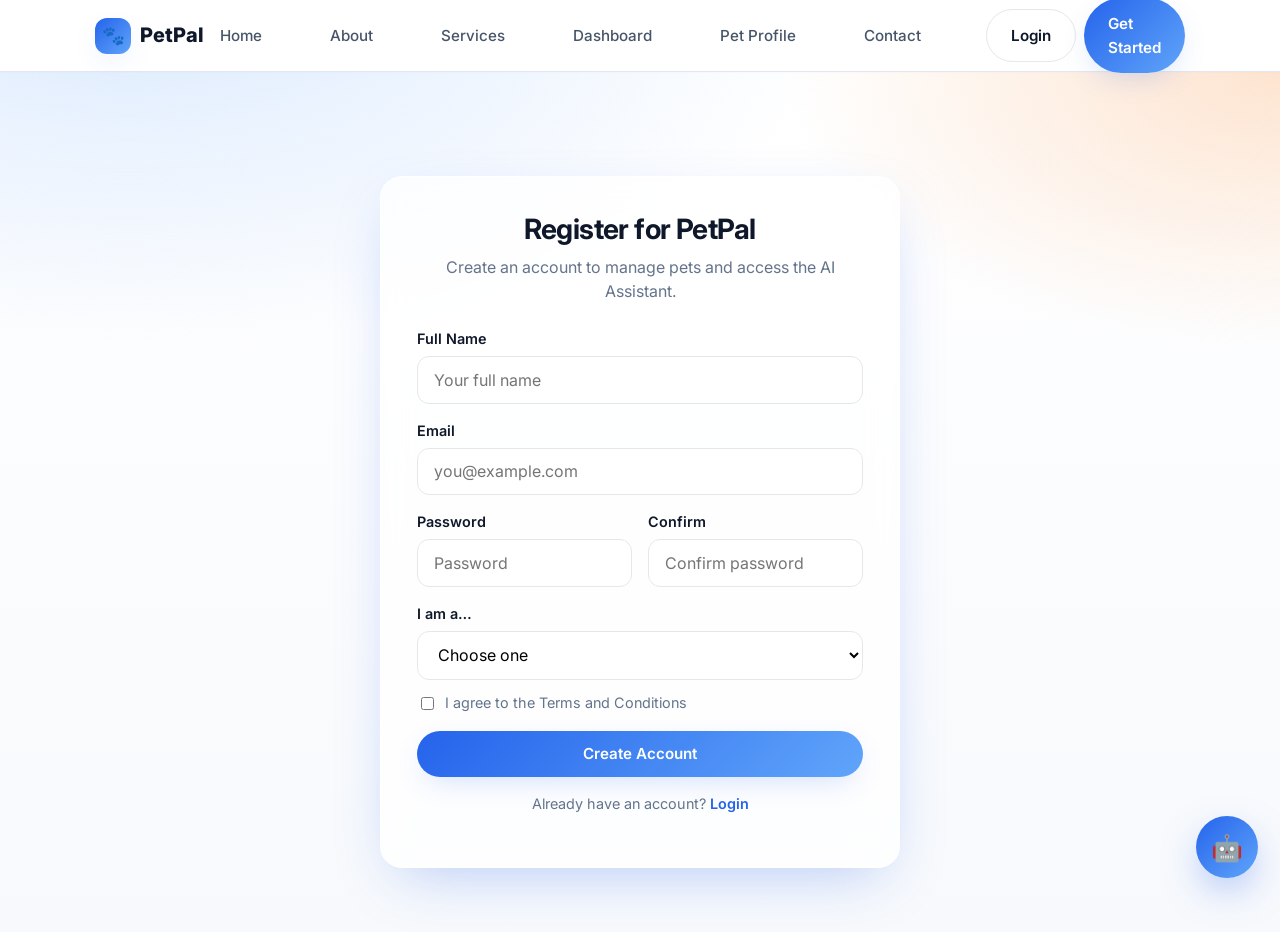
<file: frontend/register.html>
<!doctype html>
<html lang="en">
  <head>
    <meta charset="UTF-8" />
    <meta name="viewport" content="width=device-width, initial-scale=1.0" />
    <title>Register — PetPal</title>
    <link
      href="https://fonts.googleapis.com/css2?family=Inter:wght@400;500;600;700;800&display=swap"
      rel="stylesheet"
    />
    <link rel="stylesheet" href="style.css" />
  </head>
  <body>
    <nav class="navbar">
      <div class="nav-inner">
        <a href="index.html" class="logo"
          ><span class="logo-mark">🐾</span> PetPal</a
        >
        <ul class="nav-links">
          <li><a href="index.html">Home</a></li>
          <li><a href="about.html">About</a></li>
          <li><a href="services.html">Services</a></li>
          <li><a href="dashboard.html">Dashboard</a></li>
          <li><a href="pet-profile.html">Pet Profile</a></li>
          <li><a href="contact.html">Contact</a></li>
        </ul>
        <div class="nav-cta">
          <a href="login.html" class="btn btn-ghost">Login</a
          ><a href="register.html" class="btn btn-primary">Get Started</a
          ><button class="hamburger" aria-label="Menu"><span></span></button>
        </div>
      </div>
    </nav>

    <main class="auth-wrap">
      <div class="auth-card" style="width: min(520px, 92%)">
        <h1>Register for PetPal</h1>
        <p class="sub">
          Create an account to manage pets and access the AI Assistant.
        </p>
        <form id="registerForm">
          <div class="field">
            <label>Full Name</label
            ><input
              name="name"
              type="text"
              required
              placeholder="Your full name"
            />
          </div>
          <div class="field">
            <label>Email</label
            ><input
              name="email"
              type="email"
              required
              placeholder="you@example.com"
            />
          </div>
          <div class="row">
            <div class="field">
              <label>Password</label
              ><input
                name="password"
                type="password"
                required
                minlength="6"
                placeholder="Password"
              />
            </div>
            <div class="field">
              <label>Confirm</label
              ><input
                name="confirm"
                type="password"
                required
                minlength="6"
                placeholder="Confirm password"
              />
            </div>
          </div>
          <div class="field">
            <label>I am a…</label>
            <select name="role" required>
              <option value="">Choose one</option>
              <option value="owner">Pet Owner</option>
              <option value="lover">Animal Lover</option>
              <option value="caretaker">Stray Caretaker</option>
            </select>
          </div>
          <div class="remember">
            <label>
              <input type="checkbox" required />
              I agree to the Terms and Conditions
            </label>
          </div>
          <button type="submit" class="btn btn-primary btn-block">
            Create Account
          </button>
        </form>
        <p class="form-note">
          Already have an account? <a href="login.html">Login</a>
        </p>
      </div>
    </main>

    <button class="ai-fab" aria-label="Ask PetPal AI">🤖</button>
    <div class="ai-panel">
      <div class="ai-header">
        <div class="avatar">🤖</div>
        <div>
          <strong>PetPal AI</strong><small>Multilingual · Always on</small>
        </div>
        <button class="close">×</button>
      </div>
      <div class="ai-body">
        <div class="msg bot">
          Welcome! I can help you create your account and explain every feature
          of PetPal.
        </div>
      </div>
      <div class="ai-suggest">
        <button>How do I create an account?</button>
        <button>What can PetPal AI do?</button>
        <button>Explain PetPal</button>
      </div>
      <div class="ai-input">
        <input type="text" placeholder="Ask PetPal AI…" /><button>Send</button>
      </div>
    </div>
        <script>
      const form = document.querySelector("form");
      
      if (form) {
        form.removeAttribute("data-frontend-only");

        form.addEventListener("submit", async function (e) {
          e.preventDefault();

          // FIXED: Select input fields explicitly by type to read values correctly
          const nameInput = form.querySelector("input[type='text']") || form.querySelector("input[placeholder*='Name']");
          const emailInput = form.querySelector("input[type='email']");
          const passwordInputs = form.querySelectorAll("input[type='password']");
          const roleSelect = form.querySelector("select");

          const fullname = nameInput ? nameInput.value.trim() : "";
          const email = emailInput ? emailInput.value.trim() : "";
          const password = passwordInputs[0] ? passwordInputs[0].value : "";
          const confirmPassword = passwordInputs[1] ? passwordInputs[1].value : "";
          const role = roleSelect ? roleSelect.value : "user";

          if (password !== confirmPassword) {
            alert("Passwords do not match!");
            return;
          }

          const submitBtn = form.querySelector("button[type='submit']");
          if (submitBtn) {
            submitBtn.disabled = true;
            submitBtn.textContent = "Creating Account...";
          }

          try {
            const response = await fetch("https://petpal-usd4.onrender.com/register", {
              method: "POST",
              headers: {
                "Content-Type": "application/json",
              },
              body: JSON.stringify({ fullname, email, password, role }),
            });

            const data = await response.json();

            if (data.success) {
              alert("Registration Successful! Please log in.");
              window.location.href = "./login.html";
            } else {
              alert("Registration failed: " + data.message);
            }
          } catch (error) {
            alert("Your server is waking up. Please click Create Account again in 5 seconds!");
          } finally {
            if (submitBtn) {
              submitBtn.disabled = false;
              submitBtn.textContent = "Create Account";
            }
          }
        });
      }
    </script>

    <script src="./script.js"></script>
  </body>
</html>
</file>
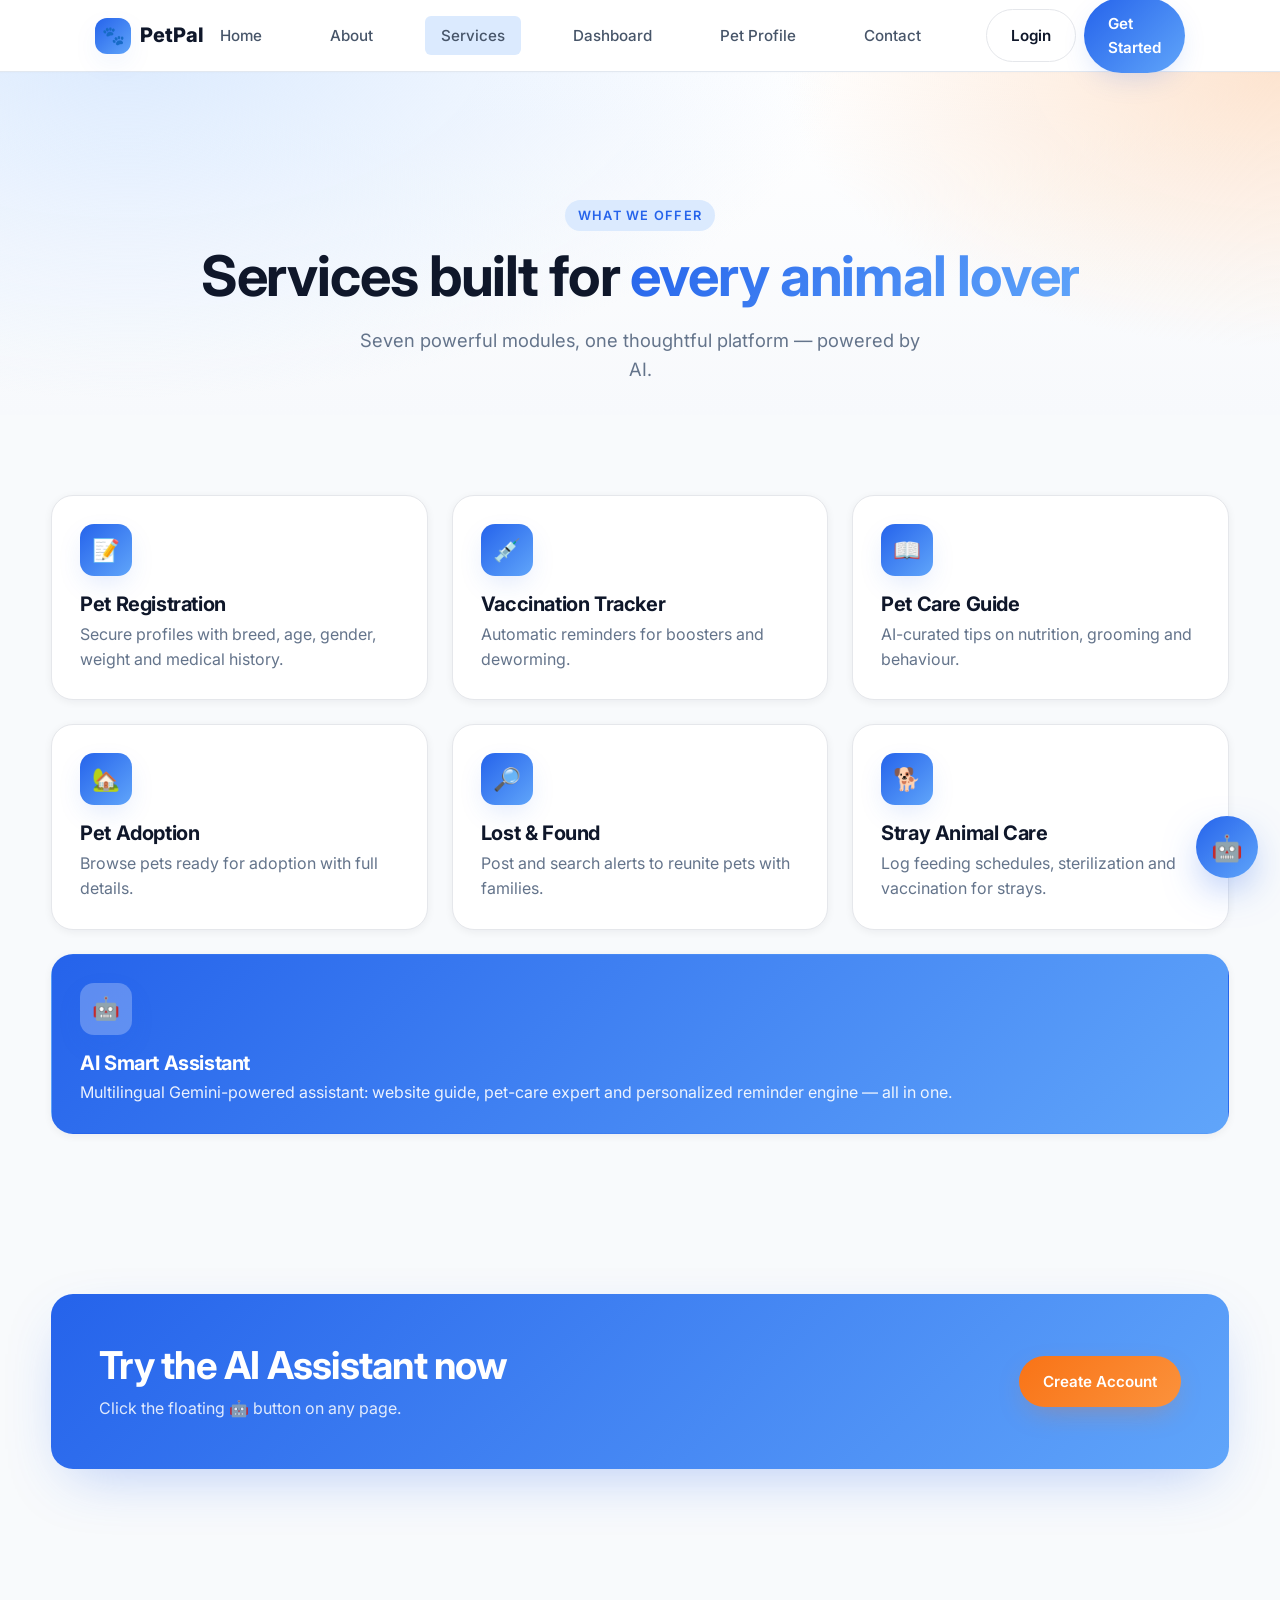
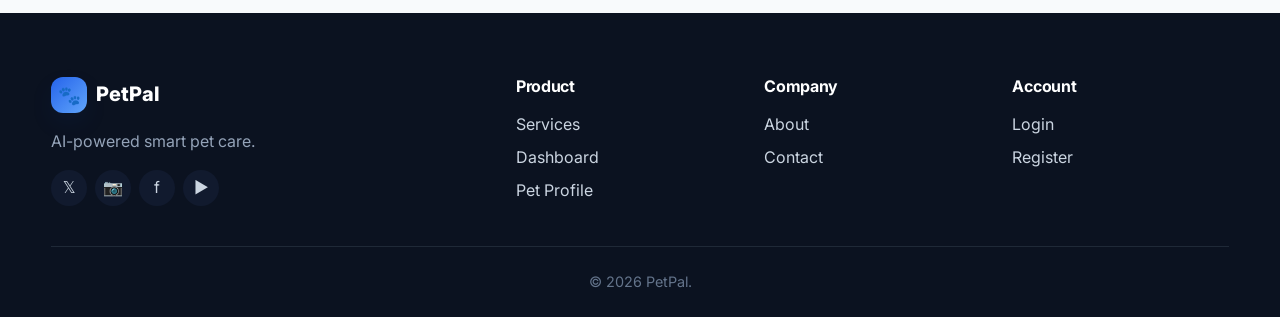
<file: frontend/services.html>
<!doctype html>
<html lang="en">
  <head>
    <meta charset="UTF-8" />
    <meta name="viewport" content="width=device-width, initial-scale=1.0" />
    <title>Services — PetPal</title>
    <link rel="preconnect" href="https://fonts.googleapis.com" />
    <link rel="preconnect" href="https://fonts.gstatic.com" crossorigin />
    <link
      href="https://fonts.googleapis.com/css2?family=Inter:wght@400;500;600;700;800&display=swap"
      rel="stylesheet"
    />
    <link rel="stylesheet" href="style.css" />
  </head>
  <body>
    <nav class="navbar">
      <div class="nav-inner">
        <a href="index.html" class="logo"
          ><span class="logo-mark">🐾</span> PetPal</a
        >
        <ul class="nav-links">
          <li><a href="index.html">Home</a></li>
          <li><a href="about.html">About</a></li>
          <li><a href="services.html">Services</a></li>
          <li><a href="dashboard.html">Dashboard</a></li>
          <li><a href="pet-profile.html">Pet Profile</a></li>
          <li><a href="contact.html">Contact</a></li>
        </ul>
        <div class="nav-cta">
          <a href="login.html" class="btn btn-ghost">Login</a
          ><a href="register.html" class="btn btn-primary">Get Started</a
          ><button class="hamburger" aria-label="Menu"><span></span></button>
        </div>
      </div>
    </nav>

    <header class="hero" style="padding-bottom: 2rem">
      <div class="container" style="text-align: center">
        <span class="eyebrow reveal">What We Offer</span>
        <h1 class="reveal">
          Services built for
          <span
            style="
              background: var(--gradient-primary);
              -webkit-background-clip: text;
              background-clip: text;
              color: transparent;
            "
            >every animal lover</span
          >
        </h1>
        <p class="lead reveal" style="margin: 0 auto">
          Seven powerful modules, one thoughtful platform — powered by AI.
        </p>
      </div>
    </header>

    <section class="section">
      <div class="container grid-3">
        <div class="card reveal">
          <div class="card-icon">📝</div>
          <h3>Pet Registration</h3>
          <p>
            Secure profiles with breed, age, gender, weight and medical history.
          </p>
        </div>
        <div class="card reveal">
          <div class="card-icon">💉</div>
          <h3>Vaccination Tracker</h3>
          <p>Automatic reminders for boosters and deworming.</p>
        </div>
        <div class="card reveal">
          <div class="card-icon">📖</div>
          <h3>Pet Care Guide</h3>
          <p>AI-curated tips on nutrition, grooming and behaviour.</p>
        </div>
        <div class="card reveal">
          <div class="card-icon">🏡</div>
          <h3>Pet Adoption</h3>
          <p>Browse pets ready for adoption with full details.</p>
        </div>
        <div class="card reveal">
          <div class="card-icon">🔎</div>
          <h3>Lost &amp; Found</h3>
          <p>Post and search alerts to reunite pets with families.</p>
        </div>
        <div class="card reveal">
          <div class="card-icon">🐕</div>
          <h3>Stray Animal Care</h3>
          <p>
            Log feeding schedules, sterilization and vaccination for strays.
          </p>
        </div>
        <div
          class="card reveal"
          style="
            grid-column: span 3;
            background: var(--gradient-primary);
            color: #fff;
            border-color: transparent;
          "
        >
          <div class="card-icon" style="background: rgba(255, 255, 255, 0.25)">
            🤖
          </div>
          <h3 style="color: #fff">AI Smart Assistant</h3>
          <p style="color: rgba(255, 255, 255, 0.9)">
            Multilingual Gemini-powered assistant: website guide, pet-care
            expert and personalized reminder engine — all in one.
          </p>
        </div>
      </div>
    </section>

    <section class="section">
      <div class="container">
        <div class="cta-banner reveal">
          <div>
            <h2>Try the AI Assistant now</h2>
            <p>Click the floating 🤖 button on any page.</p>
          </div>
          <a href="register.html" class="btn btn-accent">Create Account</a>
        </div>
      </div>
    </section>

    <footer class="footer">
      <div class="container footer-grid">
        <div>
          <div class="logo" style="color: #fff">
            <span class="logo-mark">🐾</span> PetPal
          </div>
          <p style="margin-top: 1rem; color: #94a3b8">
            AI-powered smart pet care.
          </p>
          <div class="socials">
            <a href="#">𝕏</a><a href="#">📷</a><a href="#">f</a
            ><a href="#">▶</a>
          </div>
        </div>
        <div>
          <h4>Product</h4>
          <ul>
            <li><a href="services.html">Services</a></li>
            <li><a href="dashboard.html">Dashboard</a></li>
            <li><a href="pet-profile.html">Pet Profile</a></li>
          </ul>
        </div>
        <div>
          <h4>Company</h4>
          <ul>
            <li><a href="about.html">About</a></li>
            <li><a href="contact.html">Contact</a></li>
          </ul>
        </div>
        <div>
          <h4>Account</h4>
          <ul>
            <li><a href="login.html">Login</a></li>
            <li><a href="register.html">Register</a></li>
          </ul>
        </div>
      </div>
      <div class="container footer-bottom">© 2026 PetPal.</div>
    </footer>

    <button class="ai-fab" aria-label="Ask PetPal AI">🤖</button>
    <div class="ai-panel" role="dialog">
      <div class="ai-header">
        <div class="avatar">🤖</div>
        <div>
          <strong>PetPal AI</strong><small>Multilingual · Always on</small>
        </div>
        <button class="close">×</button>
      </div>
      <div class="ai-body">
        <div class="msg bot">Curious about any service? Ask away!</div>
      </div>
      <div class="ai-suggest">
        <button>How does adoption work?</button
        ><button>What is Stray Animal Care?</button>
      </div>
      <div class="ai-input">
        <input type="text" placeholder="Ask PetPal AI…" /><button>Send</button>
      </div>
    </div>
    <script src="script.js"></script>
  </body>
</html>
</file>
<file: frontend/style.css>
/* =========================================================================
   PetPal — Global stylesheet
   Shared across every page. Design tokens, layout, components, animations,
   and responsive breakpoints all live here.
   ========================================================================= */

/* ---------- 1. Design tokens ---------- */
:root {
  --primary: #2563eb;
  --primary-dark: #1e40af;
  --primary-glow: #60a5fa;
  --accent: #f97316;
  --accent-soft: #fed7aa;
  --success: #22c55e;
  --danger: #ef4444;

  --bg: #f7f9fc;
  --bg-alt: #eef2ff;
  --surface: #ffffff;
  --surface-glass: rgba(255, 255, 255, 0.75);
  --border: #e5e7eb;

  --text: #0f172a;
  --text-muted: #64748b;
  --text-invert: #ffffff;

  --radius-sm: 8px;
  --radius: 14px;
  --radius-lg: 22px;
  --radius-pill: 999px;

  --shadow-sm: 0 2px 8px rgba(15, 23, 42, 0.06);
  --shadow: 0 10px 30px -10px rgba(37, 99, 235, 0.25);
  --shadow-lg: 0 20px 60px -20px rgba(37, 99, 235, 0.35);

  --gradient-primary: linear-gradient(135deg, #2563eb 0%, #60a5fa 100%);
  --gradient-accent: linear-gradient(135deg, #f97316 0%, #fb923c 100%);
  --gradient-hero: radial-gradient(1200px 600px at 10% -10%, #dbeafe 0%, transparent 60%),
                   radial-gradient(900px 500px at 100% 0%, #fde4d0 0%, transparent 55%),
                   linear-gradient(180deg, #ffffff 0%, #f7f9fc 100%);

  --font-sans: "Inter", system-ui, -apple-system, "Segoe UI", Roboto, sans-serif;
  --nav-h: 72px;
}

/* ---------- 2. Reset ---------- */
*, *::before, *::after { box-sizing: border-box; }
html { scroll-behavior: smooth; }
body {
  margin: 0;
  font-family: var(--font-sans);
  color: var(--text);
  background: var(--bg);
  line-height: 1.55;
  -webkit-font-smoothing: antialiased;
}
img { max-width: 100%; display: block; }
a { color: inherit; text-decoration: none; }
button { font-family: inherit; cursor: pointer; border: none; background: none; }
input, textarea, select { font-family: inherit; font-size: 1rem; }

h1, h2, h3, h4 { margin: 0 0 .5rem; line-height: 1.2; font-weight: 700; letter-spacing: -0.02em; }
h1 { font-size: clamp(2.25rem, 4.5vw, 3.5rem); }
h2 { font-size: clamp(1.75rem, 3vw, 2.5rem); }
h3 { font-size: 1.25rem; }
p  { margin: 0 0 1rem; color: var(--text-muted); }

.container { width: min(1200px, 92%); margin: 0 auto; }
.section { padding: 5rem 0; }
.section-title { text-align: center; margin-bottom: 3rem; }
.section-title p { max-width: 640px; margin: 0.5rem auto 0; }
.eyebrow {
  display: inline-block; font-size: 0.8rem; font-weight: 600;
  color: var(--primary); text-transform: uppercase; letter-spacing: 0.1em;
  padding: 0.35rem 0.8rem; background: #dbeafe; border-radius: var(--radius-pill);
  margin-bottom: 0.75rem;
}

/* ---------- 3. Buttons ---------- */
.btn {
  display: inline-flex; align-items: center; gap: 0.5rem;
  padding: 0.85rem 1.5rem; border-radius: var(--radius-pill);
  font-weight: 600; font-size: 0.95rem;
  transition: transform 0.2s ease, box-shadow 0.2s ease, background 0.2s ease;
}
.btn:hover { transform: translateY(-2px); }
.btn-primary { background: var(--gradient-primary); color: #fff; box-shadow: var(--shadow); }
.btn-primary:hover { box-shadow: var(--shadow-lg); }
.btn-accent { background: var(--gradient-accent); color: #fff; box-shadow: 0 10px 30px -10px rgba(249, 115, 22, .4); }
.btn-ghost { background: rgba(255,255,255,.7); color: var(--text); border: 1px solid var(--border); }
.btn-ghost:hover { background: #fff; }
.btn-block { width: 100%; justify-content: center; }

/* ---------- 4. Navbar ---------- */
.navbar {
  position: fixed; inset: 0 0 auto 0; height: var(--nav-h); z-index: 100;
  display: flex; align-items: center;
  background: rgba(255,255,255,0.75);
  backdrop-filter: saturate(180%) blur(14px);
  -webkit-backdrop-filter: saturate(180%) blur(14px);
  border-bottom: 1px solid transparent;
  transition: height .25s ease, box-shadow .25s ease, border-color .25s ease;
}
.navbar.scrolled { height: 60px; box-shadow: var(--shadow-sm); border-bottom-color: var(--border); }
.nav-inner { width: min(1200px, 92%); margin: 0 auto; display: flex; align-items: center; justify-content: space-between; }
.logo { display: flex; align-items: center; gap: .55rem; font-weight: 800; font-size: 1.25rem; }
.logo-mark {
  width: 36px; height: 36px; border-radius: 12px;
  background: var(--gradient-primary); color: #fff;
  display: grid; place-items: center; font-size: 1.15rem;
  box-shadow: var(--shadow);
}
.nav-links { display: flex; gap: 0.4rem; align-items: center; list-style: none; margin: 0; padding: 0; }
.nav-links a {
  padding: 0.55rem 0.95rem; border-radius: var(--radius-pill);
  font-weight: 500; color: var(--text-muted); transition: color .2s ease, background .2s ease;
}
.nav-links a:hover { color: var(--primary); background: #eff6ff; }
.nav-links a.active { color: var(--primary); background: #dbeafe; }
.nav-cta { display: flex; gap: .5rem; align-items: center; }

.hamburger { display: none; width: 42px; height: 42px; border-radius: 12px; align-items: center; justify-content: center; background: #fff; border: 1px solid var(--border); }
.hamburger span { display: block; width: 20px; height: 2px; background: var(--text); position: relative; }
.hamburger span::before, .hamburger span::after { content:""; position:absolute; left:0; width:20px; height:2px; background: var(--text); }
.hamburger span::before { top: -6px; }
.hamburger span::after  { top:  6px; }

/* ---------- 5. Hero ---------- */
.hero {
  padding: calc(var(--nav-h) + 3.5rem) 0 4rem;
  background: var(--gradient-hero);
  position: relative; overflow: hidden;
}
.hero-grid { display: grid; grid-template-columns: 1.1fr 1fr; gap: 3rem; align-items: center; }
.hero h1 { margin-bottom: 1rem; }
.hero h1 span { background: var(--gradient-primary); -webkit-background-clip: text; background-clip: text; color: transparent; }
.hero .lead { font-size: 1.15rem; color: var(--text-muted); max-width: 560px; }
.hero-cta { display: flex; gap: .75rem; flex-wrap: wrap; margin-top: 1.75rem; }
.hero-trust { display: flex; gap: 1.5rem; margin-top: 2rem; color: var(--text-muted); font-size: .9rem; flex-wrap: wrap; }
.hero-trust b { color: var(--text); }

.hero-art {
  position: relative; aspect-ratio: 1/1; max-width: 480px; margin-left: auto;
  background: var(--gradient-primary);
  border-radius: 36% 64% 55% 45% / 45% 40% 60% 55%;
  box-shadow: var(--shadow-lg);
  animation: morph 12s ease-in-out infinite;
  display: grid; place-items: center; color: #fff; font-size: 8rem;
}
.hero-art::after {
  content: ""; position: absolute; inset: -20px;
  border: 2px dashed rgba(37,99,235,.25); border-radius: inherit;
  animation: spin 30s linear infinite;
}
@keyframes morph {
  0%,100% { border-radius: 36% 64% 55% 45% / 45% 40% 60% 55%; }
  50%     { border-radius: 60% 40% 45% 55% / 55% 60% 40% 45%; }
}
@keyframes spin { to { transform: rotate(360deg); } }

/* ---------- 6. Stats ---------- */
.stats { display: grid; grid-template-columns: repeat(4, 1fr); gap: 1.25rem; }
.stat {
  background: var(--surface); border: 1px solid var(--border);
  border-radius: var(--radius); padding: 1.5rem; text-align: center;
  box-shadow: var(--shadow-sm); transition: transform .25s ease, box-shadow .25s ease;
}
.stat:hover { transform: translateY(-4px); box-shadow: var(--shadow); }
.stat-num { font-size: 2.25rem; font-weight: 800; color: var(--primary); }
.stat-label { color: var(--text-muted); font-size: .95rem; }

/* ---------- 7. Cards / Features ---------- */
.grid-3 { display: grid; grid-template-columns: repeat(3, 1fr); gap: 1.5rem; }
.grid-2 { display: grid; grid-template-columns: repeat(2, 1fr); gap: 1.5rem; }
.grid-4 { display: grid; grid-template-columns: repeat(4, 1fr); gap: 1.25rem; }

.card {
  background: var(--surface); border: 1px solid var(--border);
  border-radius: var(--radius-lg); padding: 1.75rem;
  box-shadow: var(--shadow-sm);
  transition: transform .3s ease, box-shadow .3s ease, border-color .3s ease;
}
.card:hover { transform: translateY(-6px); box-shadow: var(--shadow-lg); border-color: #c7d2fe; }
.card-icon {
  width: 52px; height: 52px; border-radius: 14px; display: grid; place-items: center;
  background: var(--gradient-primary); color: #fff; font-size: 1.4rem; margin-bottom: 1rem;
  box-shadow: var(--shadow);
}
.card h3 { margin-bottom: .35rem; }
.card p  { margin: 0; }

/* ---------- 8. Why / Testimonials / CTA ---------- */
.why-list { display: grid; grid-template-columns: repeat(2, 1fr); gap: 1rem 2rem; }
.why-list li { display: flex; gap: .75rem; align-items: flex-start; color: var(--text); }
.check {
  flex: 0 0 24px; width: 24px; height: 24px; border-radius: 50%;
  background: #dcfce7; color: var(--success); display: grid; place-items: center; font-weight: 700;
}

.testimonial { position: relative; }
.testimonial p { color: var(--text); font-size: 1.05rem; }
.testimonial .who { display: flex; align-items: center; gap: .75rem; margin-top: 1rem; }
.avatar { width: 42px; height: 42px; border-radius: 50%; background: var(--gradient-accent); display: grid; place-items: center; color: #fff; font-weight: 700; }
.avatar-lg { width: 56px; height: 56px; font-size: 1.15rem; }

.cta-banner {
  background: var(--gradient-primary); color: #fff; border-radius: var(--radius-lg);
  padding: 3rem; display: flex; align-items: center; justify-content: space-between; gap: 2rem;
  box-shadow: var(--shadow-lg);
}
.cta-banner h2 { color: #fff; }
.cta-banner p  { color: rgba(255,255,255,.85); margin: 0; }

/* ---------- 9. Footer ---------- */
.footer { background: #0b1220; color: #cbd5e1; padding: 4rem 0 1.5rem; margin-top: 4rem; }
.footer h4 { color: #fff; margin-bottom: 1rem; font-size: 1rem; }
.footer a { color: #cbd5e1; }
.footer a:hover { color: #fff; }
.footer-grid { display: grid; grid-template-columns: 2fr 1fr 1fr 1fr; gap: 2rem; }
.footer ul { list-style: none; padding: 0; margin: 0; display: grid; gap: .5rem; }
.footer .socials { display: flex; gap: .5rem; margin-top: 1rem; }
.footer .socials a {
  width: 36px; height: 36px; border-radius: 50%; background: #111a2e;
  display: grid; place-items: center; transition: background .2s ease;
}
.footer .socials a:hover { background: var(--primary); }
.footer-bottom { text-align: center; margin-top: 2.5rem; padding-top: 1.5rem; border-top: 1px solid #1f2937; color: #64748b; font-size: .9rem; }

/* ---------- 10. Floating AI Assistant ---------- */
.ai-fab {
  position: fixed; right: 22px; bottom: 22px; z-index: 90;
  width: 62px; height: 62px; border-radius: 50%;
  background: var(--gradient-primary); color: #fff; font-size: 1.6rem;
  display: grid; place-items: center;
  box-shadow: 0 15px 40px -10px rgba(37,99,235,.55);
  animation: pulseGlow 2.4s ease-in-out infinite;
}
.ai-fab:hover { transform: scale(1.06); }
@keyframes pulseGlow {
  0%,100% { box-shadow: 0 15px 40px -10px rgba(37,99,235,.55), 0 0 0 0 rgba(37,99,235,.4); }
  50%     { box-shadow: 0 15px 40px -10px rgba(37,99,235,.55), 0 0 0 18px rgba(37,99,235,0); }
}

.ai-panel {
  position: fixed; right: 22px; bottom: 100px; z-index: 95;
  width: min(380px, 92vw); height: 540px; max-height: 78vh;
  background: #fff; border-radius: 20px; border: 1px solid var(--border);
  box-shadow: var(--shadow-lg);
  display: none; flex-direction: column; overflow: hidden;
  transform-origin: bottom right; animation: popIn .25s ease;
}
.ai-panel.open { display: flex; }
@keyframes popIn { from { opacity: 0; transform: scale(.9) translateY(10px);} to { opacity: 1; transform: none; } }

.ai-header { padding: 1rem; background: var(--gradient-primary); color: #fff; display: flex; align-items: center; gap: .75rem; }
.ai-header .avatar { background: rgba(255,255,255,.25); }
.ai-header strong { display: block; }
.ai-header small { opacity: .85; }
.ai-header .close { margin-left: auto; color: #fff; font-size: 1.4rem; padding: .25rem .5rem; border-radius: 8px; }
.ai-header .close:hover { background: rgba(255,255,255,.15); }

.ai-body { flex: 1; overflow-y: auto; padding: 1rem; background: #f7f9fc; display: flex; flex-direction: column; gap: .6rem; }
.msg { max-width: 82%; padding: .7rem .9rem; border-radius: 14px; font-size: .95rem; line-height: 1.45; animation: fadeUp .3s ease; }
.msg.bot  { background: #fff; border: 1px solid var(--border); align-self: flex-start; border-bottom-left-radius: 4px; }
.msg.user { background: var(--gradient-primary); color: #fff; align-self: flex-end; border-bottom-right-radius: 4px; }
.msg.typing { display: inline-flex; gap: 4px; padding: .8rem 1rem; }
.msg.typing span { width: 6px; height: 6px; border-radius: 50%; background: #94a3b8; animation: bounceDot 1.2s infinite ease-in-out; }
.msg.typing span:nth-child(2) { animation-delay: .15s; }
.msg.typing span:nth-child(3) { animation-delay: .3s; }
@keyframes bounceDot { 0%,80%,100% { transform: translateY(0);} 40% { transform: translateY(-6px);} }

.ai-suggest { display: flex; flex-wrap: wrap; gap: .35rem; padding: .5rem 1rem 0; }
.ai-suggest button {
  font-size: .8rem; padding: .4rem .7rem; border-radius: 999px;
  background: #eff6ff; color: var(--primary); border: 1px solid #dbeafe;
}
.ai-suggest button:hover { background: #dbeafe; }

.ai-input { display: flex; gap: .5rem; padding: .75rem; border-top: 1px solid var(--border); background: #fff; }
.ai-input input { flex: 1; border: 1px solid var(--border); border-radius: 999px; padding: .65rem 1rem; outline: none; }
.ai-input input:focus { border-color: var(--primary); box-shadow: 0 0 0 3px #dbeafe; }
.ai-input button { background: var(--gradient-primary); color: #fff; padding: 0 1.2rem; border-radius: 999px; font-weight: 600; }

/* ---------- 11. Forms (Login / Register / Contact / Pet Profile) ---------- */
.auth-wrap {
  min-height: calc(100vh - var(--nav-h)); padding: calc(var(--nav-h) + 2rem) 0 4rem;
  background: var(--gradient-hero);
  display: grid; place-items: center;
}
.auth-card {
  width: min(440px, 92%); background: var(--surface-glass);
  backdrop-filter: blur(14px); -webkit-backdrop-filter: blur(14px);
  border: 1px solid rgba(255,255,255,.6); border-radius: var(--radius-lg);
  padding: 2.25rem; box-shadow: var(--shadow-lg);
  animation: fadeUp .5s ease;
}
.auth-card h1 { font-size: 1.75rem; text-align: center; }
.auth-card .sub { text-align: center; margin-bottom: 1.5rem; }
.field { display: grid; gap: .35rem; margin-bottom: 1rem; }
.field label { font-size: .9rem; font-weight: 600; color: var(--text); }
.field input, .field select, .field textarea {
  padding: .8rem 1rem; border: 1px solid var(--border); border-radius: 12px; background: #fff;
  transition: border-color .2s ease, box-shadow .2s ease;
}
.field input:focus, .field select:focus, .field textarea:focus { outline: none; border-color: var(--primary); box-shadow: 0 0 0 3px #dbeafe; }
.field textarea { min-height: 120px; resize: vertical; }
.row { display: grid; grid-template-columns: 1fr 1fr; gap: 1rem; }
.remember { display: flex; align-items: center; justify-content: space-between; margin: -0.25rem 0 1rem; font-size: .9rem; color: var(--text-muted); }
.remember label { display: flex; gap: .5rem; align-items: center; }
.divider { text-align: center; color: var(--text-muted); font-size: .85rem; margin: 1rem 0; position: relative; }
.divider::before, .divider::after { content: ""; position: absolute; top: 50%; width: 40%; height: 1px; background: var(--border); }
.divider::before { left: 0; } .divider::after { right: 0; }
.form-note { text-align: center; margin-top: 1rem; font-size: .9rem; color: var(--text-muted); }
.form-note a { color: var(--primary); font-weight: 600; }

/* ---------- 12. Toast ---------- */
.toast {
  position: fixed; left: 50%; bottom: 100px; transform: translateX(-50%) translateY(30px);
  background: #0f172a; color: #fff; padding: .8rem 1.25rem; border-radius: 999px;
  box-shadow: var(--shadow-lg); font-size: .9rem; opacity: 0; pointer-events: none;
  transition: all .3s ease; z-index: 200;
}
.toast.show { opacity: 1; transform: translateX(-50%) translateY(0); }

/* ---------- 13. Dashboard ---------- */
.dash-shell { display: grid; grid-template-columns: 260px 1fr; min-height: 100vh; padding-top: var(--nav-h); }
.dash-side {
  background: #fff; border-right: 1px solid var(--border); padding: 1.5rem 1rem;
  position: sticky; top: var(--nav-h); align-self: start; height: calc(100vh - var(--nav-h));
}
.dash-side h4 { text-transform: uppercase; font-size: .75rem; color: var(--text-muted); letter-spacing: .1em; margin: 1rem .5rem .4rem; }
.dash-side a {
  display: flex; align-items: center; gap: .7rem;
  padding: .7rem .9rem; border-radius: 12px; color: var(--text-muted);
  font-weight: 500; margin-bottom: .15rem;
}
.dash-side a:hover { background: #f1f5f9; color: var(--text); }
.dash-side a.active { background: #dbeafe; color: var(--primary); }
.dash-main { padding: 2rem; }
.dash-top { display: flex; justify-content: space-between; align-items: center; margin-bottom: 1.5rem; }
.dash-top h1 { font-size: 1.75rem; margin: 0; }
.dash-top small { color: var(--text-muted); }

.stat-mini { padding: 1.25rem; border-radius: var(--radius); background: #fff; border: 1px solid var(--border); box-shadow: var(--shadow-sm); }
.stat-mini .label { color: var(--text-muted); font-size: .85rem; }
.stat-mini .value { font-size: 1.8rem; font-weight: 800; color: var(--text); }
.stat-mini .delta { font-size: .8rem; color: var(--success); }

.panel {
  background: #fff; border: 1px solid var(--border); border-radius: var(--radius-lg);
  padding: 1.5rem; box-shadow: var(--shadow-sm);
}
.panel h3 { display: flex; align-items: center; gap: .5rem; }
.reminder-list { list-style: none; padding: 0; margin: 0; display: grid; gap: .75rem; }
.reminder {
  display: flex; align-items: center; gap: 1rem;
  padding: .9rem 1rem; border: 1px solid var(--border);
  border-left: 4px solid var(--primary); border-radius: 12px; background: #f8fafc;
  transition: transform .2s ease;
}
.reminder:hover { transform: translateX(4px); }
.reminder .emoji { font-size: 1.6rem; }
.reminder .info { flex: 1; }
.reminder .info b { display: block; }
.reminder .info span { color: var(--text-muted); font-size: .9rem; }
.reminder .tag { font-size: .75rem; padding: .25rem .6rem; border-radius: 999px; background: #dbeafe; color: var(--primary); font-weight: 600; }
.reminder.warn { border-left-color: var(--accent); } .reminder.warn .tag { background: #fed7aa; color: #9a3412; }
.reminder.ok { border-left-color: var(--success); } .reminder.ok .tag { background: #dcfce7; color: #166534; }

.activity-list { list-style: none; padding: 0; margin: 0; }
.activity-list li { padding: .75rem 0; border-bottom: 1px dashed var(--border); font-size: .95rem; color: var(--text-muted); }
.activity-list li:last-child { border-bottom: none; }
.activity-list b { color: var(--text); }

.pet-mini { display: flex; align-items: center; gap: .75rem; padding: .75rem; border: 1px solid var(--border); border-radius: 12px; margin-bottom: .5rem; }
.pet-mini .avatar { width: 40px; height: 40px; }

/* ---------- 14. About & Services extra ---------- */
.about-block { display: grid; grid-template-columns: 1fr 1fr; gap: 3rem; align-items: center; margin-bottom: 4rem; }
.about-block:nth-child(even) > .about-visual { order: -1; }
.about-visual {
  aspect-ratio: 4/3; border-radius: var(--radius-lg);
  background: var(--gradient-primary); color: #fff;
  display: grid; place-items: center; font-size: 5rem; box-shadow: var(--shadow-lg);
}
.about-visual.alt { background: var(--gradient-accent); }

/* ---------- 15. Contact ---------- */
.contact-grid { display: grid; grid-template-columns: 1.2fr 1fr; gap: 2rem; }
.info-item { display: flex; gap: .9rem; align-items: flex-start; padding: 1rem 0; border-bottom: 1px dashed var(--border); }
.info-item:last-child { border-bottom: none; }
.info-item .icon { width: 42px; height: 42px; border-radius: 12px; background: #dbeafe; color: var(--primary); display: grid; place-items: center; font-size: 1.2rem; }
.info-item b { display: block; }
.info-item span { color: var(--text-muted); font-size: .9rem; }

/* ---------- 16. Reveal animation ---------- */
@keyframes fadeUp { from { opacity: 0; transform: translateY(20px);} to { opacity: 1; transform: none; } }
.reveal { opacity: 0; transform: translateY(24px); transition: opacity .7s ease, transform .7s ease; }
.reveal.in { opacity: 1; transform: none; }

/* ---------- 17. Responsive ---------- */
@media (max-width: 992px) {
  .hero-grid, .about-block, .contact-grid { grid-template-columns: 1fr; }
  .hero-art { margin: 0 auto; }
  .about-block:nth-child(even) > .about-visual { order: 0; }
  .grid-4 { grid-template-columns: repeat(2, 1fr); }
  .grid-3 { grid-template-columns: repeat(2, 1fr); }
  .stats  { grid-template-columns: repeat(2, 1fr); }
  .dash-shell { grid-template-columns: 1fr; }
  .dash-side { position: static; height: auto; display: flex; overflow-x: auto; gap: .5rem; padding: .75rem; }
  .dash-side h4 { display: none; }
  .dash-side a { white-space: nowrap; margin: 0; }
  .footer-grid { grid-template-columns: 1fr 1fr; }
  .cta-banner { flex-direction: column; text-align: center; }
}
@media (max-width: 768px) {
  .hamburger { display: inline-flex; }
  .nav-links {
    position: fixed; inset: var(--nav-h) 0 auto 0;
    flex-direction: column; align-items: stretch; gap: .25rem;
    background: #fff; padding: 1rem; border-bottom: 1px solid var(--border);
    transform: translateY(-120%); transition: transform .3s ease; box-shadow: var(--shadow);
  }
  .nav-links.open { transform: translateY(0); }
  .nav-cta .btn { display: none; }
  .why-list { grid-template-columns: 1fr; }
  .row { grid-template-columns: 1fr; }
}
@media (max-width: 480px) {
  .grid-4, .grid-3, .grid-2, .stats { grid-template-columns: 1fr; }
  .footer-grid { grid-template-columns: 1fr; }
  .section { padding: 3.5rem 0; }
  .cta-banner { padding: 2rem; }
}
.ai-body::-webkit-scrollbar{
    width:6px;
}

.ai-body::-webkit-scrollbar-thumb{
    background:#cbd5e1;
    border-radius:10px;
}
/* =========================================================================
   PetPal Input Layout Boundary Fix 
   ========================================================================= */

/* Lock every form field control element inside its container box limits */
.field input, 
.field select, 
.field textarea {
    width: 100% !important;        /* Forces inputs to follow parent card columns */
    max-width: 100% !important;    /* Prevents the inputs from expanding outward */
    box-sizing: border-box !important; /* Locks structural padding inside the width dimensions */
}

/* Lock Navigation Sidebar to Left Standing Column Position */
.sidebar {
    position: fixed;
    top: 0;
    left: 0;
    width: 250px;
    height: 100vh;
    background-color: #ffffff;
    border-right: 1px solid #e2e8f0;
    display: flex !important;
    flex-direction: column !important; /* Forces items to stand vertically */
    padding: 1.5rem 0;
    z-index: 999;
}

.nav-links {
    display: flex !important;
    flex-direction: column !important; /* Stack menu items in a single column */
    gap: 0.25rem;
    width: 100%;
    list-style: none;
    padding: 0;
    margin: 0;
}

.sidebar-item {
    display: flex;
    align-items: center;
    gap: 12px;
    padding: 0.8rem 1.5rem;
    color: #334155;
    text-decoration: none;
    font-weight: 500;
    font-size: 0.95rem;
    transition: background 0.2s ease;
}

.sidebar-item:hover {
    background-color: #f1f5f9;
    color: #0f172a;
}

/* Give the main dashboard dashboard body padding so it doesn't hide behind sidebar */
.main-content {
    margin-left: 250px !important;
    padding: 2.5rem !important;
}

/* ==========================================================================
   GLOBAL COMMON HORIZONTAL TOP BAR NAV LAYOUT (FOR ALL PAGES)
   ========================================================================== */
body {
    display: flex;
    flex-direction: column !important; /* Stacks header on top, contents below */
    margin: 0;
    background-color: #f8fafc;
}

/* Common Header Wrapper Box */
.app-header-bar, .navbar {
    width: 100% !important;
    background-color: #ffffff !important;
    border-bottom: 1px solid #e2e8f0 !important;
    display: flex !important;
    flex-direction: row !important; /* Strict straight horizontal line layout */
    align-items: center !important;
    justify-content: space-between !important;
    padding: 1.25rem 3rem !important;
    position: sticky;
    top: 0;
    z-index: 1000;
    box-shadow: 0 1px 2px rgba(15, 23, 42, 0.02);
}

/* Common Horizontal Links List */
.horizontal-nav-links, .nav-links {
    display: flex !important;
    flex-direction: row !important; /* Forces flat line list row arrangement */
    align-items: center !important;
    gap: 1.5rem !important;
    list-style: none !important;
    padding: 0 !important;
    margin: 0 !important;
}

/* Common Navbar Anchor Items */
.nav-link-item, .nav-links a, .sidebar-item {
    color: #475569 !important;
    text-decoration: none !important;
    font-weight: 500 !important;
    font-size: 0.95rem !important;
    padding: 0.5rem 1rem !important;
    border-radius: 6px !important;
    display: inline-block !important; /* Prevents text elements from breaking lines */
    transition: all 0.2s ease;
}

.nav-link-item:hover, .nav-link-item.active, .nav-links a:hover, .sidebar-item:hover {
    background-color: #f1f5f9 !important;
    color: #0f172a !important;
}

/* Main Content Area Adjustments */
.main-content, .app-container {
    margin-left: 0 !important; /* Erases any remaining old vertical sidebar margins */
    padding: 3rem 1.5rem !important;
    width: 100%;
    max-width: 1200px;
    margin: 0 auto !important;
}

/* ==========================================================================
   LANDING PAGE NAVBAR ALIGNMENT & BUTTON RECTANGLE GEOMETRY OVERRIDES
   ========================================================================== */

/* 1. Shifting navbar links and buttons to the right side with spacing */
.navbar, .app-header-bar {
    display: flex !important;
    flex-direction: row !important;
    align-items: center !important;
    justify-content: space-between !important;
    padding: 1rem 3rem !important;
}

/* Pushes the link group menu smoothly towards the right elements cluster */
.navbar .nav-links, .horizontal-nav-links {
    margin-left: auto !important; /* Pushes everything to the right side */
    margin-right: 3rem !important; /* Leaves a crisp margin block before buttons */
    display: flex !important;
    flex-direction: row !important;
    gap: 2.25rem !important; /* Extra balanced clean space in between each option link */
}

/* 2. Selecting the right-side button group container elements */
.navbar-buttons, .auth-buttons-group {
    display: flex !important;
    align-items: center !important;
    gap: 1.5rem !important; /* Perfect space in between Login and Get Started buttons */
}

/* 3. Upgrading Get Started button geometry to a professional semi-rectangle shape */
.navbar .btn-get-started, 
.navbar .primary-btn, 
.navbar a[href*="register"],
.navbar button:contains("Get Started") {
    border-radius: 8px !important; /* Reduced from 50% circle down to a modern semi-rectangle pill */
    padding: 0.75rem 1.75rem !important; /* Clean structured padding layout proportions */
    font-weight: 700 !important;
    white-space: nowrap !important;
    height: auto !important;
    display: inline-flex !important;
    align-items: center !important;
    justify-content: center !important;
    transition: all 0.25s cubic-bezier(0.4, 0, 0.2, 1) !important;
}
</file>
